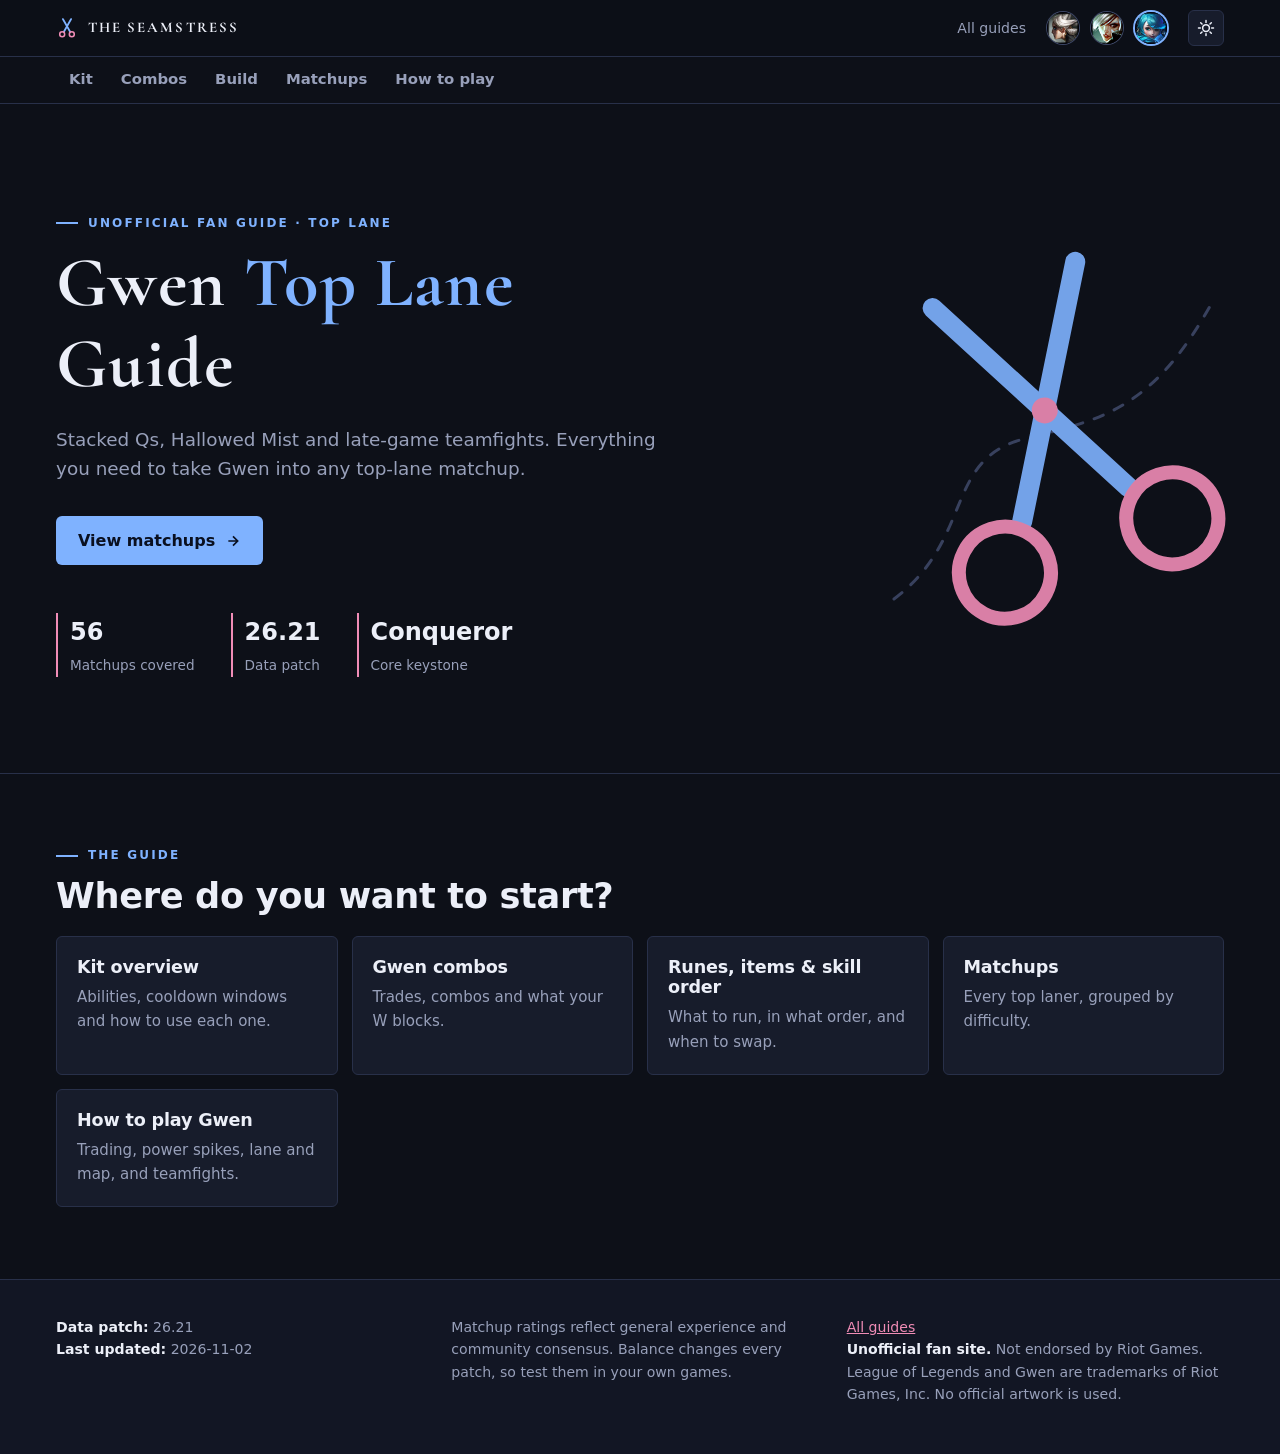
<file: index.html>
<!doctype html>
<html lang="en" data-theme="dark">
<head>
<meta charset="utf-8">
<meta name="viewport" content="width=device-width, initial-scale=1">
<title>Gwen Top Guide</title>
<meta name="description" content="A Gwen top lane guide: runes, build, combos and a difficulty board for every matchup with setup, lane plan and win condition.">
<meta name="theme-color" content="#0d1018">
<!-- Preview card for links shared on Discord, Reddit, Twitter/X -->
<meta property="og:type" content="website">
<meta property="og:url" content="https://holymolystar.github.io/gwen-guide/">
<meta property="og:title" content="Gwen Top Lane Guide">
<meta property="og:description" content="Runes, build, combos and every top-lane matchup for Gwen.">
<meta property="og:image" content="https://holymolystar.github.io/gwen-guide/og-image.png">
<meta property="og:image:width" content="1200">
<meta property="og:image:height" content="630">
<meta name="twitter:card" content="summary_large_image">
<meta name="twitter:image" content="https://holymolystar.github.io/gwen-guide/og-image.png">
<meta name="twitter:title" content="Gwen Top Lane Guide">
<meta name="twitter:description" content="Runes, build, combos and every top-lane matchup for Gwen.">
<link rel="icon" type="image/svg+xml" href="data:image/svg+xml,%3Csvg xmlns='http://www.w3.org/2000/svg' viewBox='0 0 64 64'%3E%3Crect width='64' height='64' rx='12' fill='%230d1018'/%3E%3Cg fill='none' stroke-linecap='round'%3E%3Cpath d='M23 43L44 6M41 43L20 6' stroke='%237fb2ff' stroke-width='5'/%3E%3Ccircle cx='18' cy='50' r='7' stroke='%23f08cb6' stroke-width='4'/%3E%3Ccircle cx='46' cy='50' r='7' stroke='%23f08cb6' stroke-width='4'/%3E%3C/g%3E%3C/svg%3E">
<link rel="stylesheet" href="https://fonts.googleapis.com/css2?family=Cormorant+Garamond:wght@600;700&display=swap">
<script>try{var t=localStorage.getItem("guides-theme");if(t)document.documentElement.dataset.theme=t}catch(e){}</script>
<link rel="stylesheet" href="guide.css">
</head>
<body>
<header class="topbar">
  <div class="wrap">
    <a class="brand" href="./"><span class="brand-mark" aria-hidden="true"><svg viewBox="0 0 32 32" fill="none" stroke-linecap="round"><path d="M11.5 21.5L22 3M20.5 21.5L10 3" stroke="var(--accent)" stroke-width="2.6"/><circle cx="9" cy="25" r="3.6" stroke="var(--accent-2)" stroke-width="2.2"/><circle cx="23" cy="25" r="3.6" stroke="var(--accent-2)" stroke-width="2.2"/></svg></span> THE SEAMSTRESS</a>
    <nav class="nav">
      <a class="all-guides" href="../hub/">All guides</a><div class="champ-links" role="group" aria-label="Switch champion guide"><a href="../camille-guide/" aria-label="Camille guide" title="Camille guide"><img src="icons/camille.png" width="32" height="32" alt=""></a><a href="../riven-guide/" aria-label="Riven guide" title="Riven guide"><img src="icons/riven.png" width="32" height="32" alt=""></a><a href="../gwen-guide/" aria-label="Gwen guide" title="Gwen guide" aria-current="page"><img src="icons/gwen.png" width="32" height="32" alt=""></a></div>
      <button class="icon-btn" id="themeToggle" type="button" aria-label="Toggle light and dark mode" title="Toggle theme">
        <svg width="18" height="18" viewBox="0 0 24 24" fill="none" stroke="currentColor" stroke-width="2" stroke-linecap="round"><circle cx="12" cy="12" r="4.5"/><path d="M12 2v2.5M12 19.5V22M2 12h2.5M19.5 12H22M4.9 4.9l1.8 1.8M17.3 17.3l1.8 1.8M4.9 19.1l1.8-1.8M17.3 6.7l1.8-1.8"/></svg>
      </button>
    </nav>
  </div>
</header>
<nav class="subnav" aria-label="Guide pages"><div class="wrap"><a href="kit.html">Kit</a><a href="combos.html">Combos</a><a href="build.html">Build</a><a href="matchups.html">Matchups</a><a href="how-to-play.html">How to play</a></div></nav>
<main id="top" class="">
<section class="hero">
    <div class="hero-grid" aria-hidden="true"></div>
    <!-- Hero emblem: the scissors from the logo, scaled up, with a line of stitches -->
    <svg class="hero-blades" viewBox="0 0 400 400" aria-hidden="true" fill="none" stroke-linecap="round">
      <path d="M40 360 C 120 300, 90 220, 170 200 S 300 170, 360 60" stroke="var(--line-strong)" stroke-width="3" stroke-dasharray="10 12"/>
      <g transform="rotate(-18 200 200)">
        <path d="M144 269 L275 38" stroke="var(--accent)" stroke-width="20"/>
        <path d="M256 269 L125 38" stroke="var(--accent)" stroke-width="20"/>
        <circle cx="112" cy="312" r="46" stroke="var(--accent-2)" stroke-width="14"/>
        <circle cx="288" cy="312" r="46" stroke="var(--accent-2)" stroke-width="14"/>
        <circle cx="200" cy="170" r="13" fill="var(--accent-2)" stroke="none"/>
      </g>
    </svg>
    <div class="wrap" style="position:relative">
      <div class="eyebrow">Unofficial fan guide &middot; Top lane</div>
      <h1>Gwen <span>Top Lane</span> Guide</h1>
      <p>Stacked Qs, Hallowed Mist and late-game teamfights. Everything you need to take Gwen into any top-lane matchup.</p>
      <div style="display:flex;gap:12px;flex-wrap:wrap">
        <a class="btn" href="matchups.html">View matchups
          <svg width="16" height="16" viewBox="0 0 24 24" fill="none" stroke="currentColor" stroke-width="2.5"><path d="M5 12h14M12 5l7 7-7 7"/></svg>
        </a>
      </div>
      <div class="hero-stats">
        <div><b id="statCount">0</b><span>Matchups covered</span></div>
        <div><b id="statPatch">-</b><span>Data patch</span></div>
        <div><b>Conqueror</b><span>Core keystone</span></div>
      </div>
    </div>
  </section>
<section><div class="wrap"><div class="eyebrow">The guide</div><h2>Where do you want to start?</h2><div class="page-cards" style="margin-top:20px"><a class="page-card" href="kit.html"><h3>Kit overview</h3><p>Abilities, cooldown windows and how to use each one.</p></a><a class="page-card" href="combos.html"><h3>Gwen combos</h3><p>Trades, combos and what your W blocks.</p></a><a class="page-card" href="build.html"><h3>Runes, items &amp; skill order</h3><p>What to run, in what order, and when to swap.</p></a><a class="page-card" href="matchups.html"><h3>Matchups</h3><p>Every top laner, grouped by difficulty.</p></a><a class="page-card" href="how-to-play.html"><h3>How to play Gwen</h3><p>Trading, power spikes, lane and map, and teamfights.</p></a></div></div></section>
</main>
<script>(()=>{const h=location.hash.slice(1),m={kit:"kit.html",combos:"combos.html",build:"build.html",matchups:"matchups.html",quick:"matchups.html",tips:"how-to-play.html"};if(m[h])location.replace(m[h])})()</script>
<footer>
  <div class="wrap">
    <div><b>Data patch:</b> <span id="footPatch"></span><br><b>Last updated:</b> <span id="footUpdated"></span></div>
    <div>Matchup ratings reflect general experience and community consensus. Balance changes every patch, so test them in your own games.</div>
    <div><a href="../hub/">All guides</a><br><b>Unofficial fan site.</b> Not endorsed by Riot Games. League of Legends and Gwen are trademarks of Riot Games, Inc. No official artwork is used.</div>
  </div>
</footer>
<script src="guide.js"></script>
<script>(()=>{const c=document.querySelector(".subnav [aria-current]");if(c)c.parentElement.scrollLeft=c.offsetLeft-c.parentElement.offsetLeft-16})()</script>
</body>
</html>
</file>
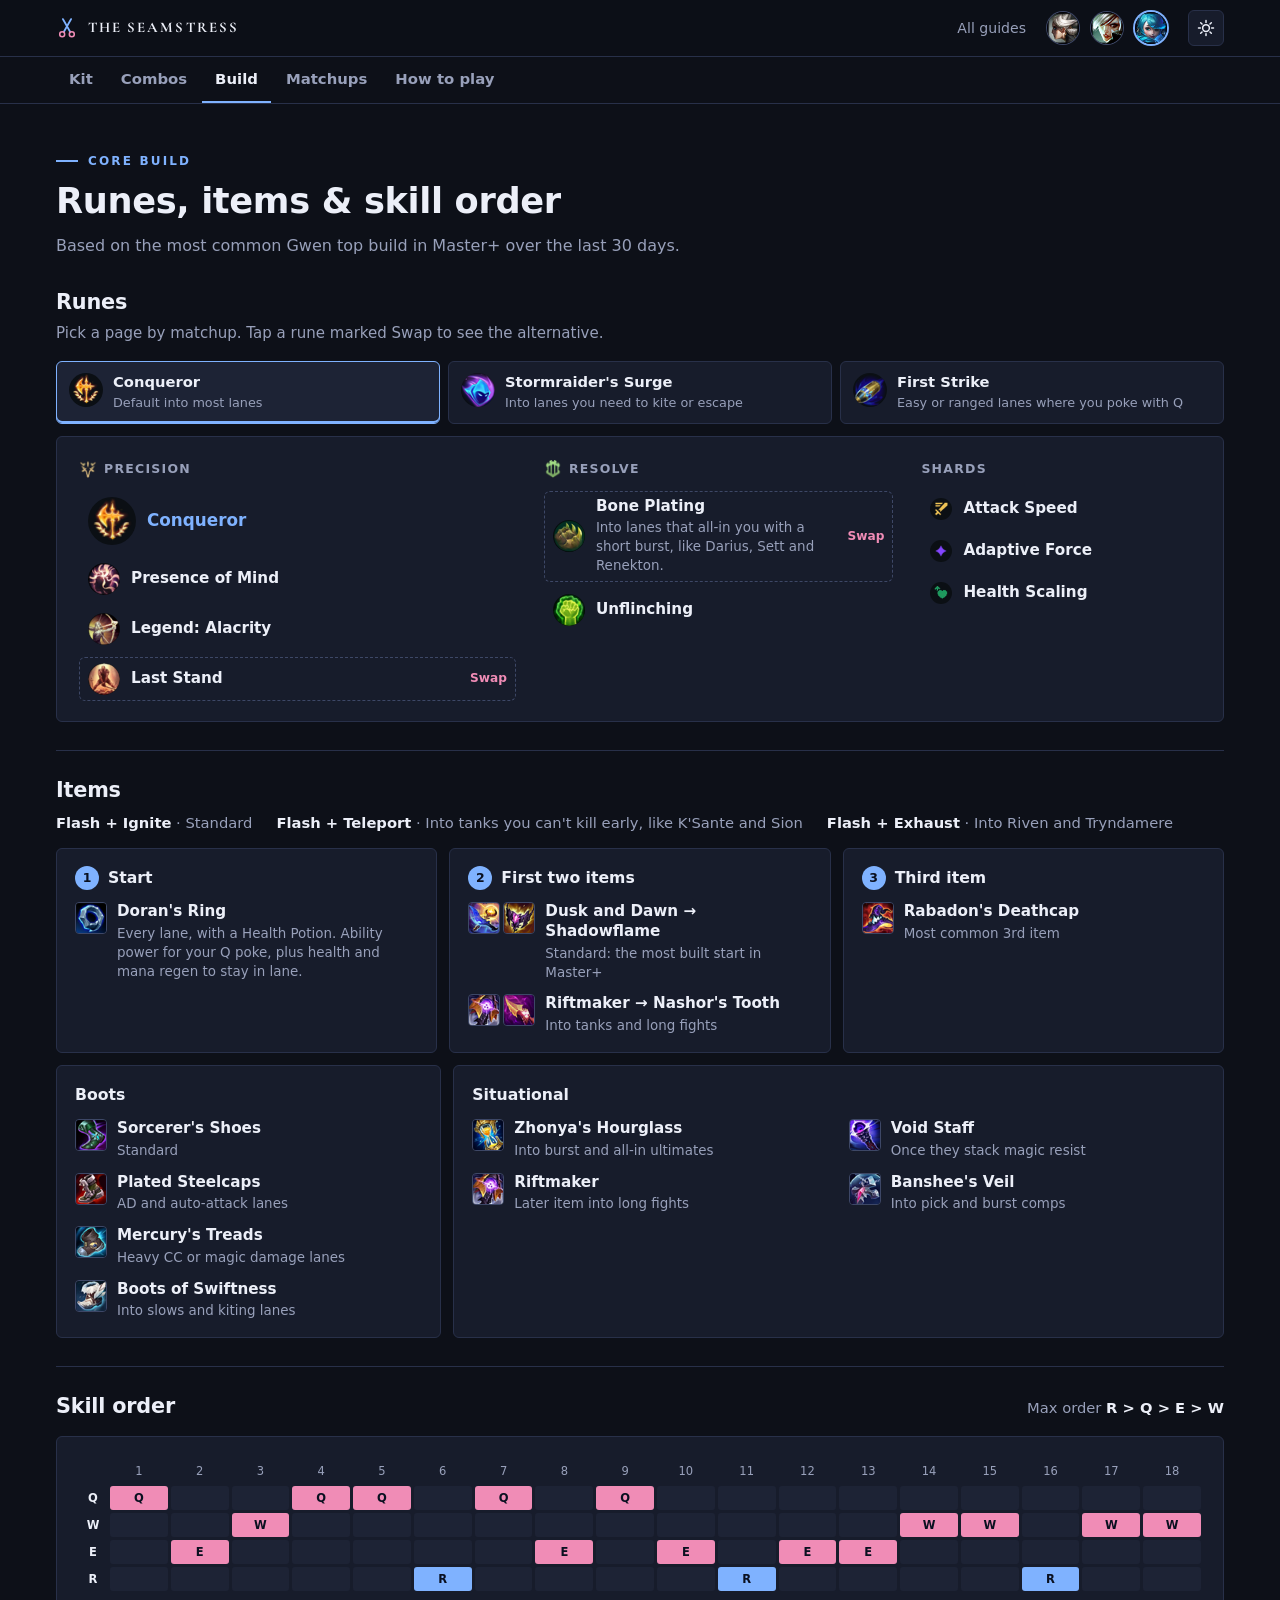
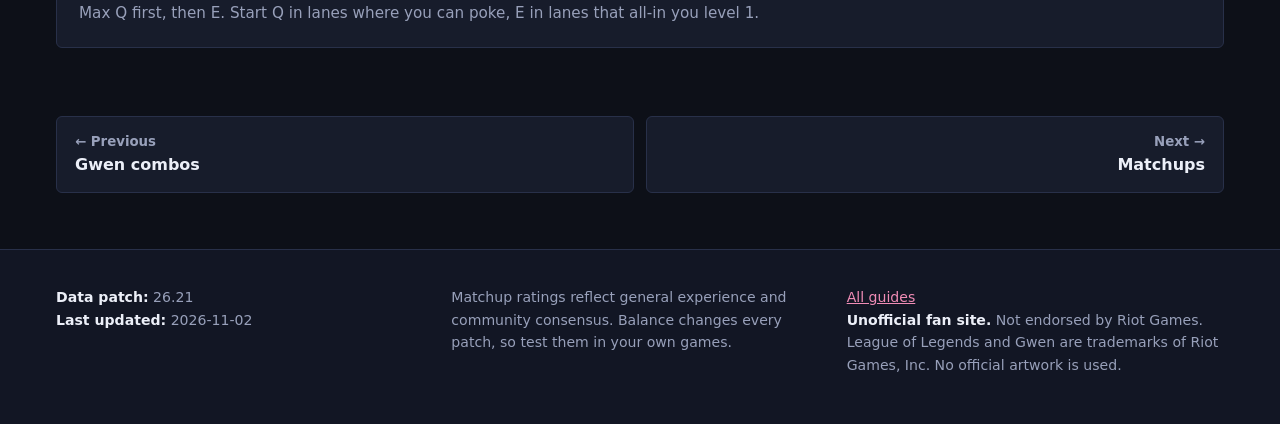
<file: build.html>
<!doctype html>
<html lang="en" data-theme="dark">
<head>
<meta charset="utf-8">
<meta name="viewport" content="width=device-width, initial-scale=1">
<title>Runes, items &amp; skill order · Gwen Top Guide</title>
<meta name="description" content="What to run, in what order, and when to swap.">
<meta name="theme-color" content="#0d1018">
<!-- Preview card for links shared on Discord, Reddit, Twitter/X -->
<meta property="og:type" content="website">
<meta property="og:url" content="https://holymolystar.github.io/gwen-guide/build.html">
<meta property="og:title" content="Gwen Top Lane Guide">
<meta property="og:description" content="Runes, build, combos and every top-lane matchup for Gwen.">
<meta property="og:image" content="https://holymolystar.github.io/gwen-guide/og-image.png">
<meta property="og:image:width" content="1200">
<meta property="og:image:height" content="630">
<meta name="twitter:card" content="summary_large_image">
<meta name="twitter:image" content="https://holymolystar.github.io/gwen-guide/og-image.png">
<meta name="twitter:title" content="Gwen Top Lane Guide">
<meta name="twitter:description" content="Runes, build, combos and every top-lane matchup for Gwen.">
<link rel="icon" type="image/svg+xml" href="data:image/svg+xml,%3Csvg xmlns='http://www.w3.org/2000/svg' viewBox='0 0 64 64'%3E%3Crect width='64' height='64' rx='12' fill='%230d1018'/%3E%3Cg fill='none' stroke-linecap='round'%3E%3Cpath d='M23 43L44 6M41 43L20 6' stroke='%237fb2ff' stroke-width='5'/%3E%3Ccircle cx='18' cy='50' r='7' stroke='%23f08cb6' stroke-width='4'/%3E%3Ccircle cx='46' cy='50' r='7' stroke='%23f08cb6' stroke-width='4'/%3E%3C/g%3E%3C/svg%3E">
<link rel="stylesheet" href="https://fonts.googleapis.com/css2?family=Cormorant+Garamond:wght@600;700&display=swap">
<script>try{var t=localStorage.getItem("guides-theme");if(t)document.documentElement.dataset.theme=t}catch(e){}</script>
<link rel="stylesheet" href="guide.css">
</head>
<body>
<header class="topbar">
  <div class="wrap">
    <a class="brand" href="./"><span class="brand-mark" aria-hidden="true"><svg viewBox="0 0 32 32" fill="none" stroke-linecap="round"><path d="M11.5 21.5L22 3M20.5 21.5L10 3" stroke="var(--accent)" stroke-width="2.6"/><circle cx="9" cy="25" r="3.6" stroke="var(--accent-2)" stroke-width="2.2"/><circle cx="23" cy="25" r="3.6" stroke="var(--accent-2)" stroke-width="2.2"/></svg></span> THE SEAMSTRESS</a>
    <nav class="nav">
      <a class="all-guides" href="../hub/">All guides</a><div class="champ-links" role="group" aria-label="Switch champion guide"><a href="../camille-guide/" aria-label="Camille guide" title="Camille guide"><img src="icons/camille.png" width="32" height="32" alt=""></a><a href="../riven-guide/" aria-label="Riven guide" title="Riven guide"><img src="icons/riven.png" width="32" height="32" alt=""></a><a href="../gwen-guide/" aria-label="Gwen guide" title="Gwen guide" aria-current="page"><img src="icons/gwen.png" width="32" height="32" alt=""></a></div>
      <button class="icon-btn" id="themeToggle" type="button" aria-label="Toggle light and dark mode" title="Toggle theme">
        <svg width="18" height="18" viewBox="0 0 24 24" fill="none" stroke="currentColor" stroke-width="2" stroke-linecap="round"><circle cx="12" cy="12" r="4.5"/><path d="M12 2v2.5M12 19.5V22M2 12h2.5M19.5 12H22M4.9 4.9l1.8 1.8M17.3 17.3l1.8 1.8M4.9 19.1l1.8-1.8M17.3 6.7l1.8-1.8"/></svg>
      </button>
    </nav>
  </div>
</header>
<nav class="subnav" aria-label="Guide pages"><div class="wrap"><a href="kit.html">Kit</a><a href="combos.html">Combos</a><a href="build.html" aria-current="page">Build</a><a href="matchups.html">Matchups</a><a href="how-to-play.html">How to play</a></div></nav>
<main id="top" class="page">
<section id="build">
    <div class="wrap">
      <div class="eyebrow">Core build</div>
      <h2>Runes, items &amp; skill order</h2>
      <p class="section-lead" id="buildLead">Based on the most common Gwen top build in Master+ over the last 30 days.</p>
      <div id="buildGrid"></div>
    </div>
  </section>
<div class="wrap"><nav class="pager" aria-label="Previous and next page"><a href="combos.html"><small>← Previous</small>Gwen combos</a><a class="next" href="matchups.html"><small>Next →</small>Matchups</a></nav></div>
</main>

<footer>
  <div class="wrap">
    <div><b>Data patch:</b> <span id="footPatch"></span><br><b>Last updated:</b> <span id="footUpdated"></span></div>
    <div>Matchup ratings reflect general experience and community consensus. Balance changes every patch, so test them in your own games.</div>
    <div><a href="../hub/">All guides</a><br><b>Unofficial fan site.</b> Not endorsed by Riot Games. League of Legends and Gwen are trademarks of Riot Games, Inc. No official artwork is used.</div>
  </div>
</footer>
<script src="guide.js"></script>
<script>(()=>{const c=document.querySelector(".subnav [aria-current]");if(c)c.parentElement.scrollLeft=c.offsetLeft-c.parentElement.offsetLeft-16})()</script>
</body>
</html>
</file>
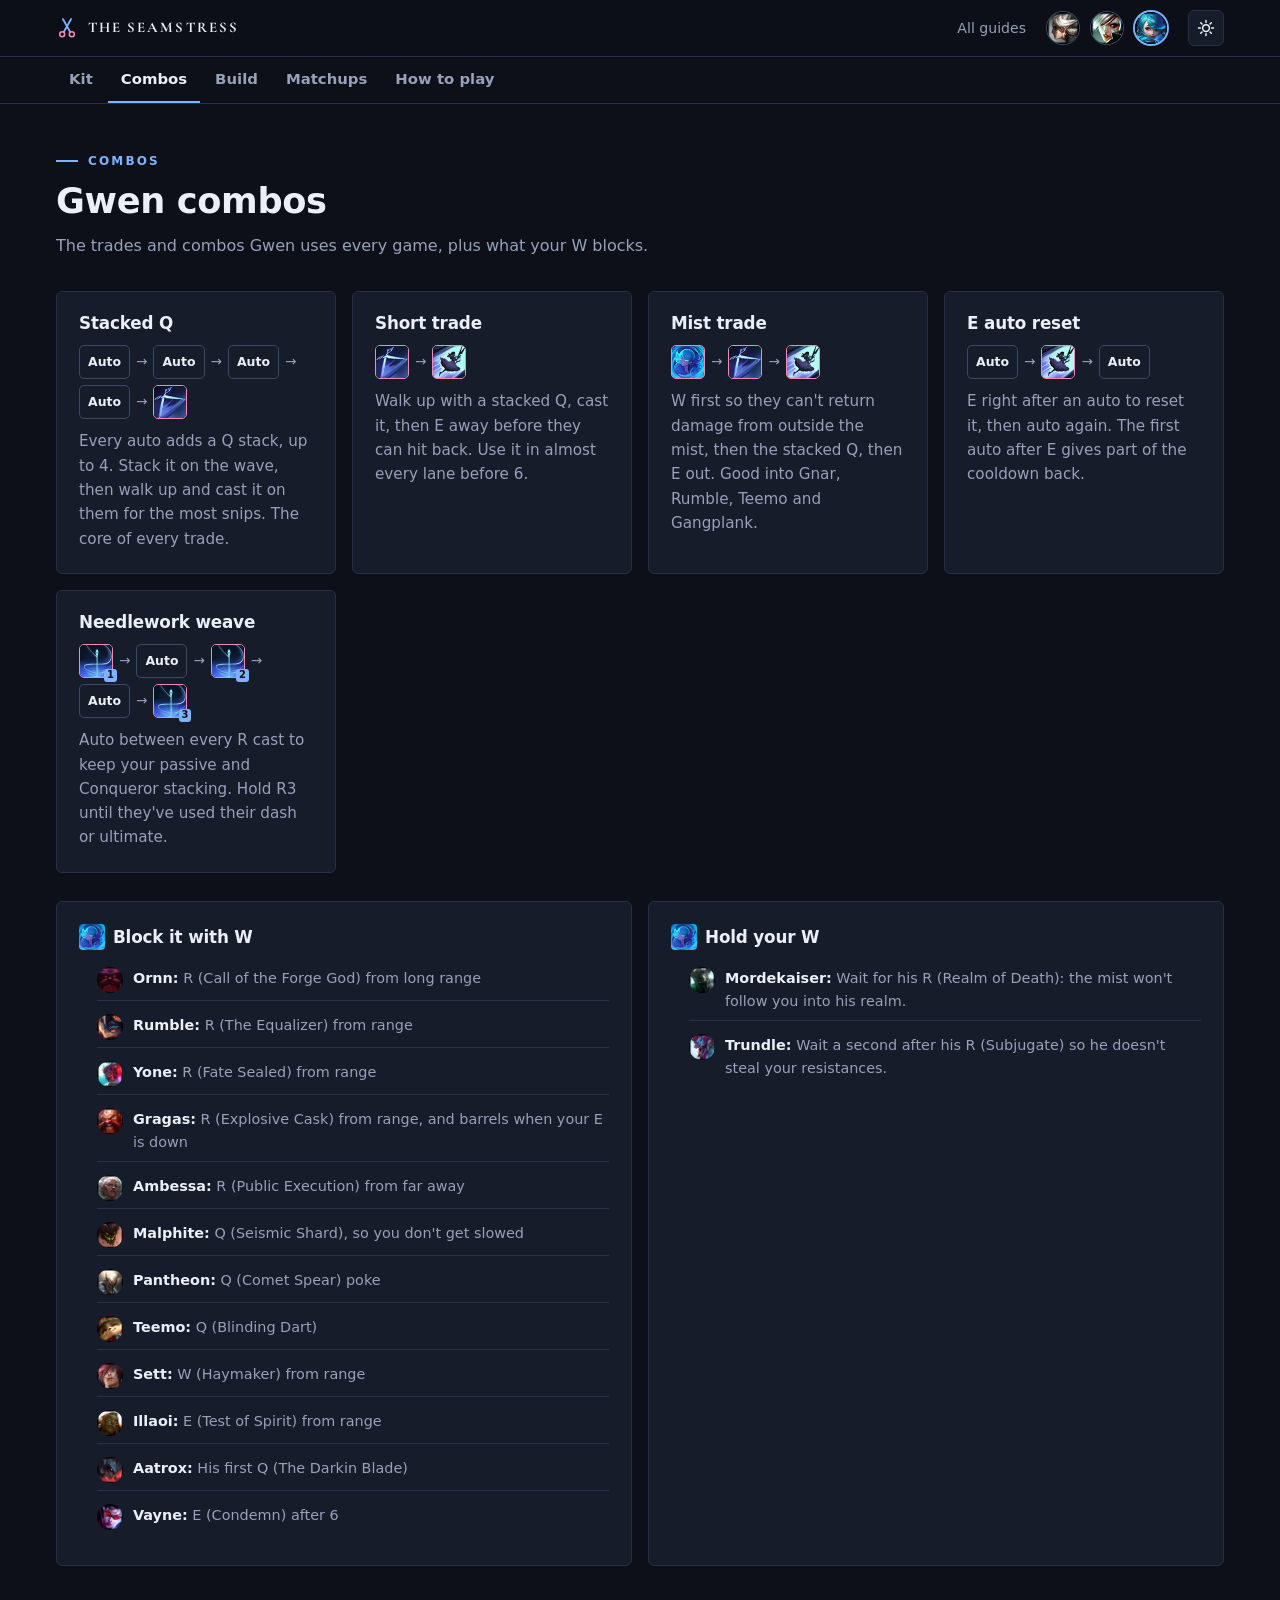
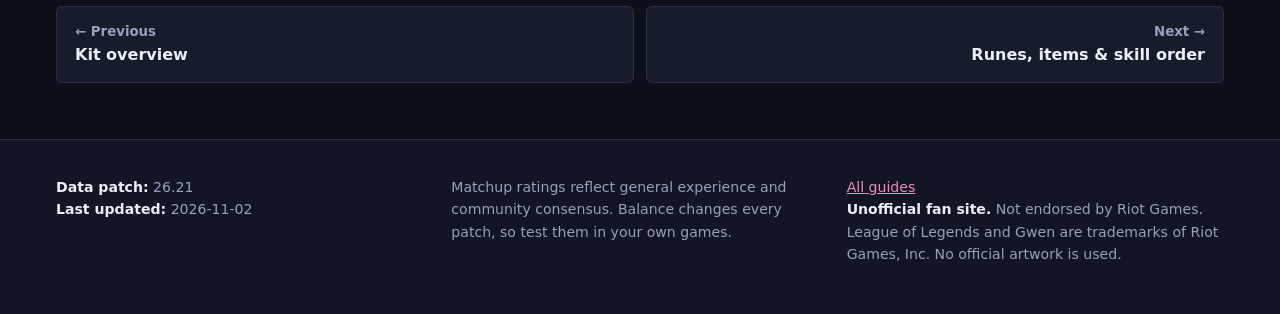
<file: combos.html>
<!doctype html>
<html lang="en" data-theme="dark">
<head>
<meta charset="utf-8">
<meta name="viewport" content="width=device-width, initial-scale=1">
<title>Gwen combos · Gwen Top Guide</title>
<meta name="description" content="Trades, combos and what your W blocks.">
<meta name="theme-color" content="#0d1018">
<!-- Preview card for links shared on Discord, Reddit, Twitter/X -->
<meta property="og:type" content="website">
<meta property="og:url" content="https://holymolystar.github.io/gwen-guide/combos.html">
<meta property="og:title" content="Gwen Top Lane Guide">
<meta property="og:description" content="Runes, build, combos and every top-lane matchup for Gwen.">
<meta property="og:image" content="https://holymolystar.github.io/gwen-guide/og-image.png">
<meta property="og:image:width" content="1200">
<meta property="og:image:height" content="630">
<meta name="twitter:card" content="summary_large_image">
<meta name="twitter:image" content="https://holymolystar.github.io/gwen-guide/og-image.png">
<meta name="twitter:title" content="Gwen Top Lane Guide">
<meta name="twitter:description" content="Runes, build, combos and every top-lane matchup for Gwen.">
<link rel="icon" type="image/svg+xml" href="data:image/svg+xml,%3Csvg xmlns='http://www.w3.org/2000/svg' viewBox='0 0 64 64'%3E%3Crect width='64' height='64' rx='12' fill='%230d1018'/%3E%3Cg fill='none' stroke-linecap='round'%3E%3Cpath d='M23 43L44 6M41 43L20 6' stroke='%237fb2ff' stroke-width='5'/%3E%3Ccircle cx='18' cy='50' r='7' stroke='%23f08cb6' stroke-width='4'/%3E%3Ccircle cx='46' cy='50' r='7' stroke='%23f08cb6' stroke-width='4'/%3E%3C/g%3E%3C/svg%3E">
<link rel="stylesheet" href="https://fonts.googleapis.com/css2?family=Cormorant+Garamond:wght@600;700&display=swap">
<script>try{var t=localStorage.getItem("guides-theme");if(t)document.documentElement.dataset.theme=t}catch(e){}</script>
<link rel="stylesheet" href="guide.css">
</head>
<body>
<header class="topbar">
  <div class="wrap">
    <a class="brand" href="./"><span class="brand-mark" aria-hidden="true"><svg viewBox="0 0 32 32" fill="none" stroke-linecap="round"><path d="M11.5 21.5L22 3M20.5 21.5L10 3" stroke="var(--accent)" stroke-width="2.6"/><circle cx="9" cy="25" r="3.6" stroke="var(--accent-2)" stroke-width="2.2"/><circle cx="23" cy="25" r="3.6" stroke="var(--accent-2)" stroke-width="2.2"/></svg></span> THE SEAMSTRESS</a>
    <nav class="nav">
      <a class="all-guides" href="../hub/">All guides</a><div class="champ-links" role="group" aria-label="Switch champion guide"><a href="../camille-guide/" aria-label="Camille guide" title="Camille guide"><img src="icons/camille.png" width="32" height="32" alt=""></a><a href="../riven-guide/" aria-label="Riven guide" title="Riven guide"><img src="icons/riven.png" width="32" height="32" alt=""></a><a href="../gwen-guide/" aria-label="Gwen guide" title="Gwen guide" aria-current="page"><img src="icons/gwen.png" width="32" height="32" alt=""></a></div>
      <button class="icon-btn" id="themeToggle" type="button" aria-label="Toggle light and dark mode" title="Toggle theme">
        <svg width="18" height="18" viewBox="0 0 24 24" fill="none" stroke="currentColor" stroke-width="2" stroke-linecap="round"><circle cx="12" cy="12" r="4.5"/><path d="M12 2v2.5M12 19.5V22M2 12h2.5M19.5 12H22M4.9 4.9l1.8 1.8M17.3 17.3l1.8 1.8M4.9 19.1l1.8-1.8M17.3 6.7l1.8-1.8"/></svg>
      </button>
    </nav>
  </div>
</header>
<nav class="subnav" aria-label="Guide pages"><div class="wrap"><a href="kit.html">Kit</a><a href="combos.html" aria-current="page">Combos</a><a href="build.html">Build</a><a href="matchups.html">Matchups</a><a href="how-to-play.html">How to play</a></div></nav>
<main id="top" class="page">
<section id="combos">
    <div class="wrap">
      <div class="eyebrow">Combos</div>
      <h2>Gwen combos</h2>
      <p class="section-lead">The trades and combos Gwen uses every game, plus what your W blocks.</p>
      <div class="tips" id="comboGrid"></div>
      <div class="tips dodge-grid" id="dodgeGrid"></div>
    </div>
  </section>
<div class="wrap"><nav class="pager" aria-label="Previous and next page"><a href="kit.html"><small>← Previous</small>Kit overview</a><a class="next" href="build.html"><small>Next →</small>Runes, items &amp; skill order</a></nav></div>
</main>

<footer>
  <div class="wrap">
    <div><b>Data patch:</b> <span id="footPatch"></span><br><b>Last updated:</b> <span id="footUpdated"></span></div>
    <div>Matchup ratings reflect general experience and community consensus. Balance changes every patch, so test them in your own games.</div>
    <div><a href="../hub/">All guides</a><br><b>Unofficial fan site.</b> Not endorsed by Riot Games. League of Legends and Gwen are trademarks of Riot Games, Inc. No official artwork is used.</div>
  </div>
</footer>
<script src="guide.js"></script>
<script>(()=>{const c=document.querySelector(".subnav [aria-current]");if(c)c.parentElement.scrollLeft=c.offsetLeft-c.parentElement.offsetLeft-16})()</script>
</body>
</html>
</file>
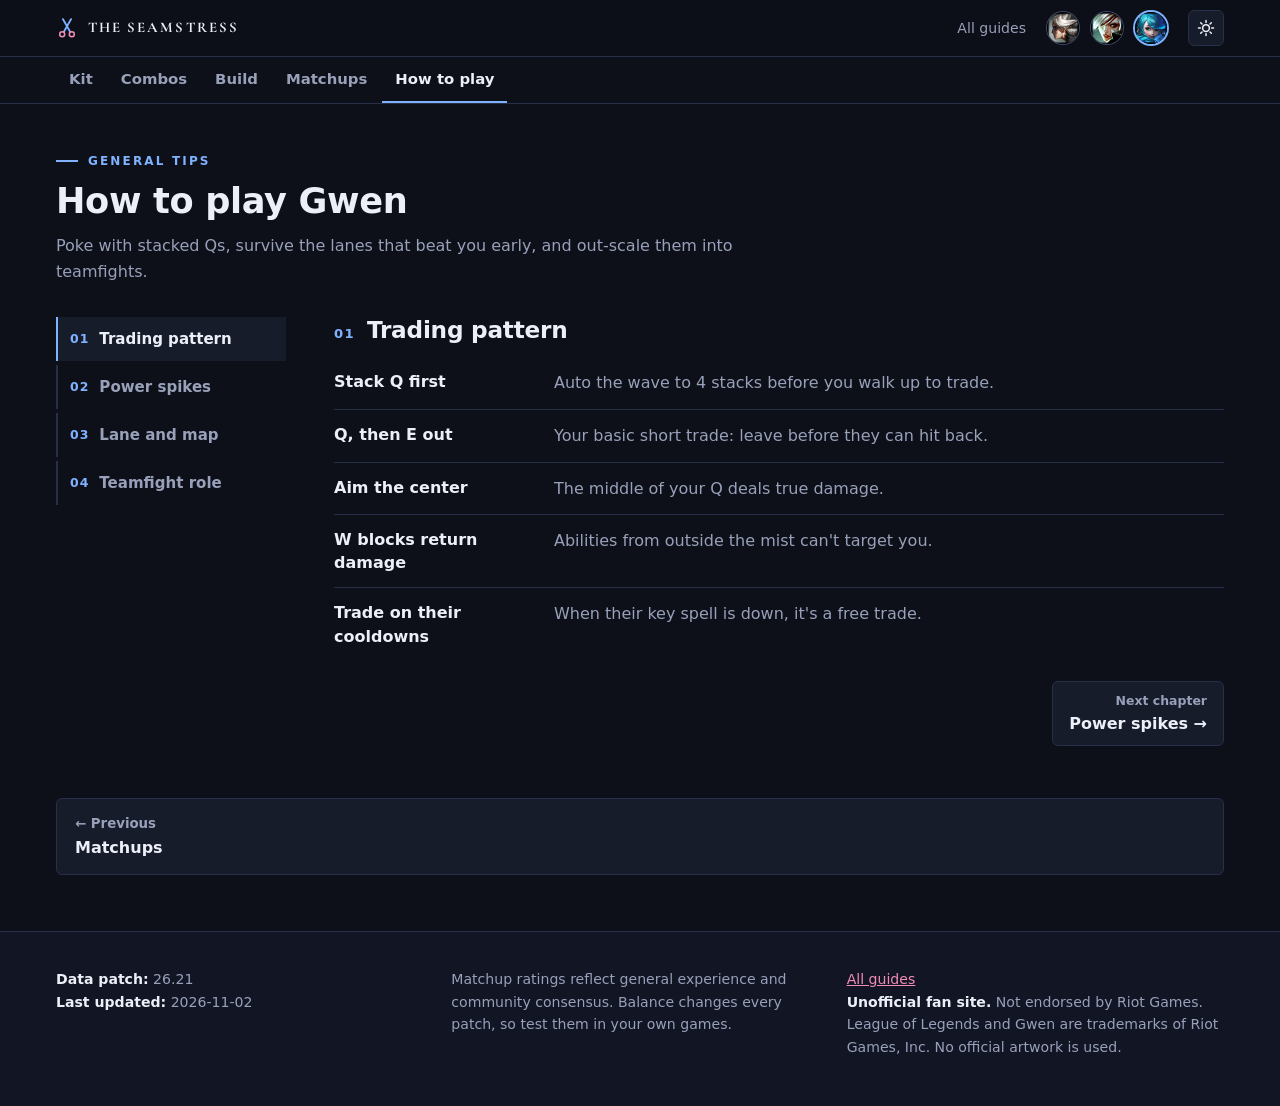
<file: how-to-play.html>
<!doctype html>
<html lang="en" data-theme="dark">
<head>
<meta charset="utf-8">
<meta name="viewport" content="width=device-width, initial-scale=1">
<title>How to play Gwen · Gwen Top Guide</title>
<meta name="description" content="Trading, power spikes, lane and map, and teamfights.">
<meta name="theme-color" content="#0d1018">
<!-- Preview card for links shared on Discord, Reddit, Twitter/X -->
<meta property="og:type" content="website">
<meta property="og:url" content="https://holymolystar.github.io/gwen-guide/how-to-play.html">
<meta property="og:title" content="Gwen Top Lane Guide">
<meta property="og:description" content="Runes, build, combos and every top-lane matchup for Gwen.">
<meta property="og:image" content="https://holymolystar.github.io/gwen-guide/og-image.png">
<meta property="og:image:width" content="1200">
<meta property="og:image:height" content="630">
<meta name="twitter:card" content="summary_large_image">
<meta name="twitter:image" content="https://holymolystar.github.io/gwen-guide/og-image.png">
<meta name="twitter:title" content="Gwen Top Lane Guide">
<meta name="twitter:description" content="Runes, build, combos and every top-lane matchup for Gwen.">
<link rel="icon" type="image/svg+xml" href="data:image/svg+xml,%3Csvg xmlns='http://www.w3.org/2000/svg' viewBox='0 0 64 64'%3E%3Crect width='64' height='64' rx='12' fill='%230d1018'/%3E%3Cg fill='none' stroke-linecap='round'%3E%3Cpath d='M23 43L44 6M41 43L20 6' stroke='%237fb2ff' stroke-width='5'/%3E%3Ccircle cx='18' cy='50' r='7' stroke='%23f08cb6' stroke-width='4'/%3E%3Ccircle cx='46' cy='50' r='7' stroke='%23f08cb6' stroke-width='4'/%3E%3C/g%3E%3C/svg%3E">
<link rel="stylesheet" href="https://fonts.googleapis.com/css2?family=Cormorant+Garamond:wght@600;700&display=swap">
<script>try{var t=localStorage.getItem("guides-theme");if(t)document.documentElement.dataset.theme=t}catch(e){}</script>
<link rel="stylesheet" href="guide.css">
</head>
<body>
<header class="topbar">
  <div class="wrap">
    <a class="brand" href="./"><span class="brand-mark" aria-hidden="true"><svg viewBox="0 0 32 32" fill="none" stroke-linecap="round"><path d="M11.5 21.5L22 3M20.5 21.5L10 3" stroke="var(--accent)" stroke-width="2.6"/><circle cx="9" cy="25" r="3.6" stroke="var(--accent-2)" stroke-width="2.2"/><circle cx="23" cy="25" r="3.6" stroke="var(--accent-2)" stroke-width="2.2"/></svg></span> THE SEAMSTRESS</a>
    <nav class="nav">
      <a class="all-guides" href="../hub/">All guides</a><div class="champ-links" role="group" aria-label="Switch champion guide"><a href="../camille-guide/" aria-label="Camille guide" title="Camille guide"><img src="icons/camille.png" width="32" height="32" alt=""></a><a href="../riven-guide/" aria-label="Riven guide" title="Riven guide"><img src="icons/riven.png" width="32" height="32" alt=""></a><a href="../gwen-guide/" aria-label="Gwen guide" title="Gwen guide" aria-current="page"><img src="icons/gwen.png" width="32" height="32" alt=""></a></div>
      <button class="icon-btn" id="themeToggle" type="button" aria-label="Toggle light and dark mode" title="Toggle theme">
        <svg width="18" height="18" viewBox="0 0 24 24" fill="none" stroke="currentColor" stroke-width="2" stroke-linecap="round"><circle cx="12" cy="12" r="4.5"/><path d="M12 2v2.5M12 19.5V22M2 12h2.5M19.5 12H22M4.9 4.9l1.8 1.8M17.3 17.3l1.8 1.8M4.9 19.1l1.8-1.8M17.3 6.7l1.8-1.8"/></svg>
      </button>
    </nav>
  </div>
</header>
<nav class="subnav" aria-label="Guide pages"><div class="wrap"><a href="kit.html">Kit</a><a href="combos.html">Combos</a><a href="build.html">Build</a><a href="matchups.html">Matchups</a><a href="how-to-play.html" aria-current="page">How to play</a></div></nav>
<main id="top" class="page">
<section id="tips">
    <div class="wrap">
      <div class="eyebrow">General tips</div>
      <h2>How to play Gwen</h2>
      <p class="section-lead">Poke with stacked Qs, survive the lanes that beat you early, and out-scale them into teamfights.</p>
      <div class="p-layout"><div class="p-rail" role="tablist" aria-label="Chapters" aria-orientation="vertical"><button type="button" role="tab" id="tab-trading-pattern" data-ch="trading-pattern" aria-controls="trading-pattern" aria-selected="true" tabindex="0"><span>01</span>Trading pattern</button><button type="button" role="tab" id="tab-power-spikes" data-ch="power-spikes" aria-controls="power-spikes" aria-selected="false" tabindex="-1"><span>02</span>Power spikes</button><button type="button" role="tab" id="tab-lane-and-map" data-ch="lane-and-map" aria-controls="lane-and-map" aria-selected="false" tabindex="-1"><span>03</span>Lane and map</button><button type="button" role="tab" id="tab-teamfight-role" data-ch="teamfight-role" aria-controls="teamfight-role" aria-selected="false" tabindex="-1"><span>04</span>Teamfight role</button></div><div><div class="p-ch" id="trading-pattern" role="tabpanel" aria-labelledby="tab-trading-pattern"><h3><span>01</span>Trading pattern</h3><ul class="p-rules"><li class="p-rule"><b>Stack Q first</b><p>Auto the wave to 4 stacks before you walk up to trade.</p></li>
<li class="p-rule"><b>Q, then E out</b><p>Your basic short trade: leave before they can hit back.</p></li>
<li class="p-rule"><b>Aim the center</b><p>The middle of your Q deals true damage.</p></li>
<li class="p-rule"><b>W blocks return damage</b><p>Abilities from outside the mist can't target you.</p></li>
<li class="p-rule"><b>Trade on their cooldowns</b><p>When their key spell is down, it's a free trade.</p></li>
</ul><button type="button" class="p-next" data-go="power-spikes"><small>Next chapter</small>Power spikes →</button></div>
<div class="p-ch" id="power-spikes" role="tabpanel" aria-labelledby="tab-power-spikes" hidden><h3><span>02</span>Power spikes</h3><ul class="p-rules"><li class="p-rule"><b>Level 6</b><p>R gives you real all-in pressure.</p></li>
<li class="p-rule"><b>First item</b><p>Your biggest spike. Many hard lanes turn here.</p></li>
<li class="p-rule"><b>Two items</b><p>You win most side lanes.</p></li>
<li class="p-rule"><b>Skill points</b><p>Into lanes where you need to dodge, put 3 points in Q, then max E for a shorter dash cooldown.</p></li>
</ul><button type="button" class="p-next" data-go="lane-and-map"><small>Next chapter</small>Lane and map →</button></div>
<div class="p-ch" id="lane-and-map" role="tabpanel" aria-labelledby="tab-lane-and-map" hidden><h3><span>03</span>Lane and map</h3><ul class="p-rules"><li class="p-rule"><b>Let hard lanes push to you</b><p>Farm near your tower and give up CS rather than die; XP matters most.</p></li>
<li class="p-rule"><b>Cheater recall</b><p>In lanes you win, push 3&ndash;4 waves into their tower and reset.</p></li>
<li class="p-rule"><b>Don't leash</b><p>When you need level 1 priority, like into Irelia or Singed.</p></li>
<li class="p-rule"><b>Ping roams</b><p>Riven, Pantheon and Kled love to leave lane.</p></li>
</ul><button type="button" class="p-next" data-go="teamfight-role"><small>Next chapter</small>Teamfight role →</button></div>
<div class="p-ch" id="teamfight-role" role="tabpanel" aria-labelledby="tab-teamfight-role" hidden><h3><span>04</span>Teamfight role</h3><ul class="p-rules"><li class="p-rule"><b>Look for 5v5s</b><p>Into late-game duelists like Fiora, Tryndamere, Yasuo and Yone.</p></li>
<li class="p-rule"><b>Mist the backline out</b><p>Use W in the fight so their ranged damage can't target you.</p></li>
<li class="p-rule"><b>Tanks are fair game</b><p>Your passive hits harder the more health they have.</p></li>
<li class="p-rule"><b>Save R3</b><p>Until they've used their dash or ultimate.</p></li>
</ul></div>
</div></div>
      </div>
    </div>
  </section>
<div class="wrap"><nav class="pager" aria-label="Previous and next page"><a href="matchups.html"><small>← Previous</small>Matchups</a></nav></div>
</main>

<footer>
  <div class="wrap">
    <div><b>Data patch:</b> <span id="footPatch"></span><br><b>Last updated:</b> <span id="footUpdated"></span></div>
    <div>Matchup ratings reflect general experience and community consensus. Balance changes every patch, so test them in your own games.</div>
    <div><a href="../hub/">All guides</a><br><b>Unofficial fan site.</b> Not endorsed by Riot Games. League of Legends and Gwen are trademarks of Riot Games, Inc. No official artwork is used.</div>
  </div>
</footer>
<script src="guide.js"></script>
<script>(()=>{const c=document.querySelector(".subnav [aria-current]");if(c)c.parentElement.scrollLeft=c.offsetLeft-c.parentElement.offsetLeft-16})()</script>
</body>
</html>
</file>
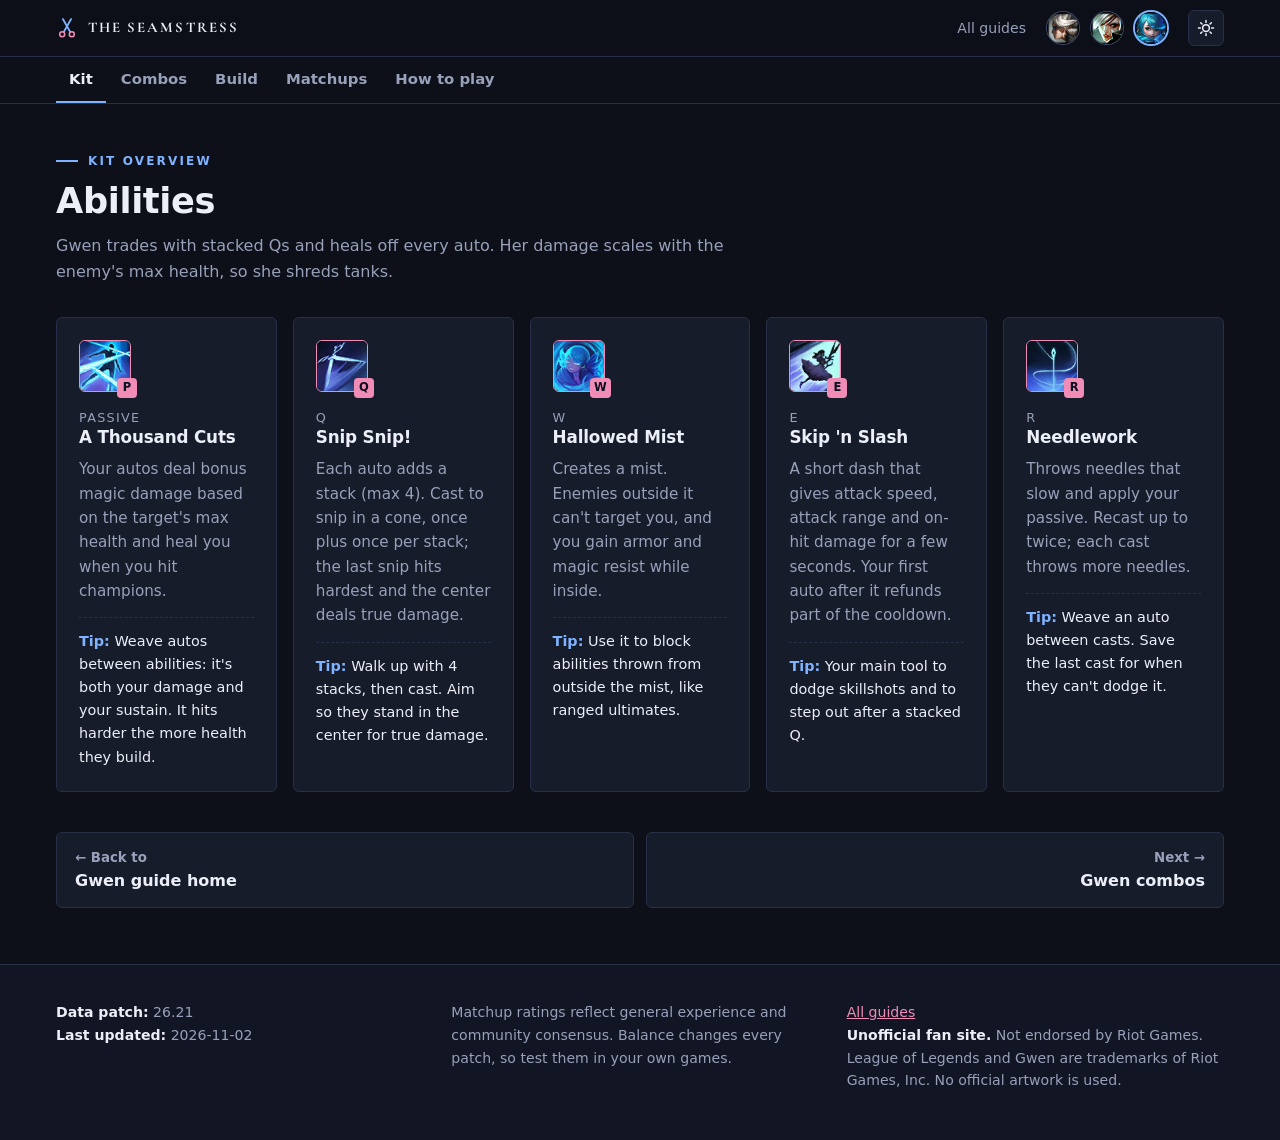
<file: kit.html>
<!doctype html>
<html lang="en" data-theme="dark">
<head>
<meta charset="utf-8">
<meta name="viewport" content="width=device-width, initial-scale=1">
<title>Kit overview · Gwen Top Guide</title>
<meta name="description" content="Abilities, cooldown windows and how to use each one.">
<meta name="theme-color" content="#0d1018">
<!-- Preview card for links shared on Discord, Reddit, Twitter/X -->
<meta property="og:type" content="website">
<meta property="og:url" content="https://holymolystar.github.io/gwen-guide/kit.html">
<meta property="og:title" content="Gwen Top Lane Guide">
<meta property="og:description" content="Runes, build, combos and every top-lane matchup for Gwen.">
<meta property="og:image" content="https://holymolystar.github.io/gwen-guide/og-image.png">
<meta property="og:image:width" content="1200">
<meta property="og:image:height" content="630">
<meta name="twitter:card" content="summary_large_image">
<meta name="twitter:image" content="https://holymolystar.github.io/gwen-guide/og-image.png">
<meta name="twitter:title" content="Gwen Top Lane Guide">
<meta name="twitter:description" content="Runes, build, combos and every top-lane matchup for Gwen.">
<link rel="icon" type="image/svg+xml" href="data:image/svg+xml,%3Csvg xmlns='http://www.w3.org/2000/svg' viewBox='0 0 64 64'%3E%3Crect width='64' height='64' rx='12' fill='%230d1018'/%3E%3Cg fill='none' stroke-linecap='round'%3E%3Cpath d='M23 43L44 6M41 43L20 6' stroke='%237fb2ff' stroke-width='5'/%3E%3Ccircle cx='18' cy='50' r='7' stroke='%23f08cb6' stroke-width='4'/%3E%3Ccircle cx='46' cy='50' r='7' stroke='%23f08cb6' stroke-width='4'/%3E%3C/g%3E%3C/svg%3E">
<link rel="stylesheet" href="https://fonts.googleapis.com/css2?family=Cormorant+Garamond:wght@600;700&display=swap">
<script>try{var t=localStorage.getItem("guides-theme");if(t)document.documentElement.dataset.theme=t}catch(e){}</script>
<link rel="stylesheet" href="guide.css">
</head>
<body>
<header class="topbar">
  <div class="wrap">
    <a class="brand" href="./"><span class="brand-mark" aria-hidden="true"><svg viewBox="0 0 32 32" fill="none" stroke-linecap="round"><path d="M11.5 21.5L22 3M20.5 21.5L10 3" stroke="var(--accent)" stroke-width="2.6"/><circle cx="9" cy="25" r="3.6" stroke="var(--accent-2)" stroke-width="2.2"/><circle cx="23" cy="25" r="3.6" stroke="var(--accent-2)" stroke-width="2.2"/></svg></span> THE SEAMSTRESS</a>
    <nav class="nav">
      <a class="all-guides" href="../hub/">All guides</a><div class="champ-links" role="group" aria-label="Switch champion guide"><a href="../camille-guide/" aria-label="Camille guide" title="Camille guide"><img src="icons/camille.png" width="32" height="32" alt=""></a><a href="../riven-guide/" aria-label="Riven guide" title="Riven guide"><img src="icons/riven.png" width="32" height="32" alt=""></a><a href="../gwen-guide/" aria-label="Gwen guide" title="Gwen guide" aria-current="page"><img src="icons/gwen.png" width="32" height="32" alt=""></a></div>
      <button class="icon-btn" id="themeToggle" type="button" aria-label="Toggle light and dark mode" title="Toggle theme">
        <svg width="18" height="18" viewBox="0 0 24 24" fill="none" stroke="currentColor" stroke-width="2" stroke-linecap="round"><circle cx="12" cy="12" r="4.5"/><path d="M12 2v2.5M12 19.5V22M2 12h2.5M19.5 12H22M4.9 4.9l1.8 1.8M17.3 17.3l1.8 1.8M4.9 19.1l1.8-1.8M17.3 6.7l1.8-1.8"/></svg>
      </button>
    </nav>
  </div>
</header>
<nav class="subnav" aria-label="Guide pages"><div class="wrap"><a href="kit.html" aria-current="page">Kit</a><a href="combos.html">Combos</a><a href="build.html">Build</a><a href="matchups.html">Matchups</a><a href="how-to-play.html">How to play</a></div></nav>
<main id="top" class="page">
<section id="kit">
    <div class="wrap">
      <div class="eyebrow">Kit overview</div>
      <h2>Abilities</h2>
      <p class="section-lead">Gwen trades with stacked Qs and heals off every auto. Her damage scales with the enemy's max health, so she shreds tanks.</p>
      <div class="grid" id="kitGrid"></div>
    </div>
  </section>
<div class="wrap"><nav class="pager" aria-label="Previous and next page"><a href="./"><small>← Back to</small>Gwen guide home</a><a class="next" href="combos.html"><small>Next →</small>Gwen combos</a></nav></div>
</main>

<footer>
  <div class="wrap">
    <div><b>Data patch:</b> <span id="footPatch"></span><br><b>Last updated:</b> <span id="footUpdated"></span></div>
    <div>Matchup ratings reflect general experience and community consensus. Balance changes every patch, so test them in your own games.</div>
    <div><a href="../hub/">All guides</a><br><b>Unofficial fan site.</b> Not endorsed by Riot Games. League of Legends and Gwen are trademarks of Riot Games, Inc. No official artwork is used.</div>
  </div>
</footer>
<script src="guide.js"></script>
<script>(()=>{const c=document.querySelector(".subnav [aria-current]");if(c)c.parentElement.scrollLeft=c.offsetLeft-c.parentElement.offsetLeft-16})()</script>
</body>
</html>
</file>
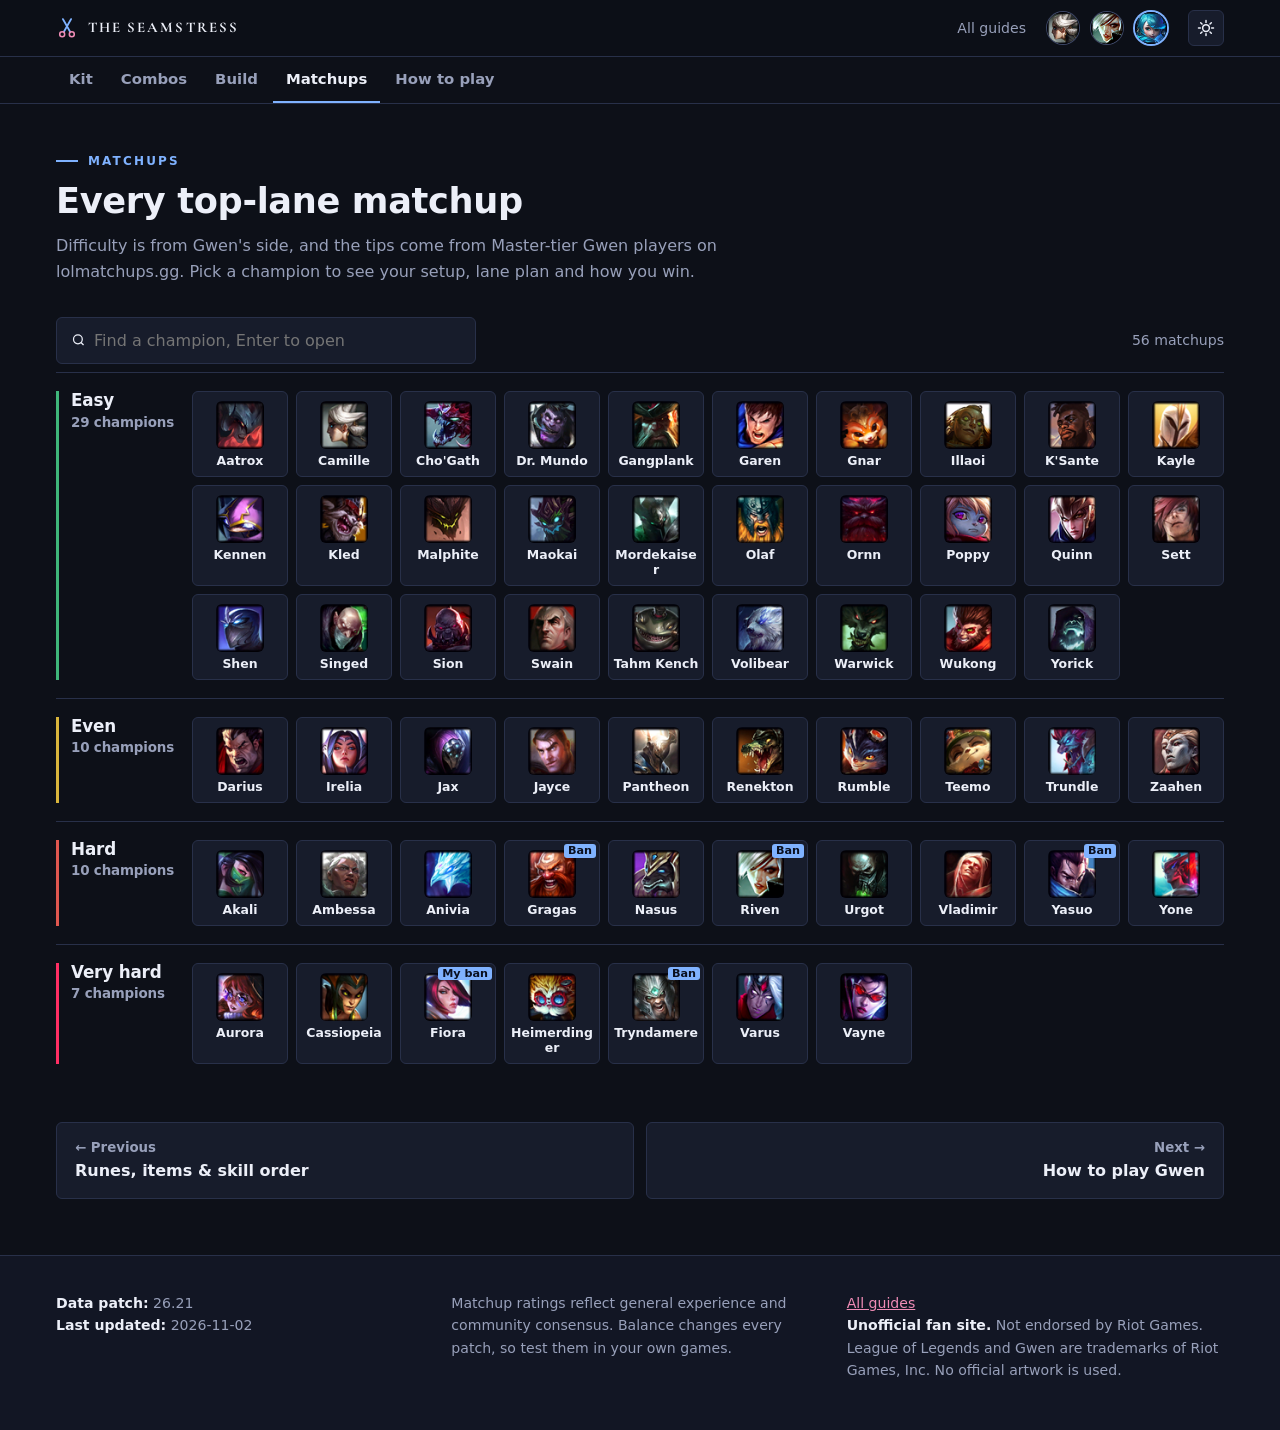
<file: matchups.html>
<!doctype html>
<html lang="en" data-theme="dark">
<head>
<meta charset="utf-8">
<meta name="viewport" content="width=device-width, initial-scale=1">
<title>Matchups · Gwen Top Guide</title>
<meta name="description" content="Every top laner, grouped by difficulty.">
<meta name="theme-color" content="#0d1018">
<!-- Preview card for links shared on Discord, Reddit, Twitter/X -->
<meta property="og:type" content="website">
<meta property="og:url" content="https://holymolystar.github.io/gwen-guide/matchups.html">
<meta property="og:title" content="Gwen Top Lane Guide">
<meta property="og:description" content="Runes, build, combos and every top-lane matchup for Gwen.">
<meta property="og:image" content="https://holymolystar.github.io/gwen-guide/og-image.png">
<meta property="og:image:width" content="1200">
<meta property="og:image:height" content="630">
<meta name="twitter:card" content="summary_large_image">
<meta name="twitter:image" content="https://holymolystar.github.io/gwen-guide/og-image.png">
<meta name="twitter:title" content="Gwen Top Lane Guide">
<meta name="twitter:description" content="Runes, build, combos and every top-lane matchup for Gwen.">
<link rel="icon" type="image/svg+xml" href="data:image/svg+xml,%3Csvg xmlns='http://www.w3.org/2000/svg' viewBox='0 0 64 64'%3E%3Crect width='64' height='64' rx='12' fill='%230d1018'/%3E%3Cg fill='none' stroke-linecap='round'%3E%3Cpath d='M23 43L44 6M41 43L20 6' stroke='%237fb2ff' stroke-width='5'/%3E%3Ccircle cx='18' cy='50' r='7' stroke='%23f08cb6' stroke-width='4'/%3E%3Ccircle cx='46' cy='50' r='7' stroke='%23f08cb6' stroke-width='4'/%3E%3C/g%3E%3C/svg%3E">
<link rel="stylesheet" href="https://fonts.googleapis.com/css2?family=Cormorant+Garamond:wght@600;700&display=swap">
<script>try{var t=localStorage.getItem("guides-theme");if(t)document.documentElement.dataset.theme=t}catch(e){}</script>
<link rel="stylesheet" href="guide.css">
</head>
<body>
<header class="topbar">
  <div class="wrap">
    <a class="brand" href="./"><span class="brand-mark" aria-hidden="true"><svg viewBox="0 0 32 32" fill="none" stroke-linecap="round"><path d="M11.5 21.5L22 3M20.5 21.5L10 3" stroke="var(--accent)" stroke-width="2.6"/><circle cx="9" cy="25" r="3.6" stroke="var(--accent-2)" stroke-width="2.2"/><circle cx="23" cy="25" r="3.6" stroke="var(--accent-2)" stroke-width="2.2"/></svg></span> THE SEAMSTRESS</a>
    <nav class="nav">
      <a class="all-guides" href="../hub/">All guides</a><div class="champ-links" role="group" aria-label="Switch champion guide"><a href="../camille-guide/" aria-label="Camille guide" title="Camille guide"><img src="icons/camille.png" width="32" height="32" alt=""></a><a href="../riven-guide/" aria-label="Riven guide" title="Riven guide"><img src="icons/riven.png" width="32" height="32" alt=""></a><a href="../gwen-guide/" aria-label="Gwen guide" title="Gwen guide" aria-current="page"><img src="icons/gwen.png" width="32" height="32" alt=""></a></div>
      <button class="icon-btn" id="themeToggle" type="button" aria-label="Toggle light and dark mode" title="Toggle theme">
        <svg width="18" height="18" viewBox="0 0 24 24" fill="none" stroke="currentColor" stroke-width="2" stroke-linecap="round"><circle cx="12" cy="12" r="4.5"/><path d="M12 2v2.5M12 19.5V22M2 12h2.5M19.5 12H22M4.9 4.9l1.8 1.8M17.3 17.3l1.8 1.8M4.9 19.1l1.8-1.8M17.3 6.7l1.8-1.8"/></svg>
      </button>
    </nav>
  </div>
</header>
<nav class="subnav" aria-label="Guide pages"><div class="wrap"><a href="kit.html">Kit</a><a href="combos.html">Combos</a><a href="build.html">Build</a><a href="matchups.html" aria-current="page">Matchups</a><a href="how-to-play.html">How to play</a></div></nav>
<main id="top" class="page">
<section id="matchups">
    <div class="wrap">
      <div class="eyebrow">Matchups</div>
      <h2>Every top-lane matchup</h2>
      <p class="section-lead">Difficulty is from Gwen's side, and the tips come from Master-tier Gwen players on lolmatchups.gg. Pick a champion to see your setup, lane plan and how you win.</p>

      <div class="mt-tools">
        <label class="search mt-search">
          <svg width="16" height="16" viewBox="0 0 24 24" fill="none" stroke="currentColor" stroke-width="2" aria-hidden="true"><circle cx="11" cy="11" r="7"/><path d="M20 20l-4-4"/></svg>
          <input id="mtSearch" type="search" placeholder="Find a champion, Enter to open" aria-label="Find a champion" autocomplete="off" spellcheck="false">
        </label>
        <span class="mt-count" id="mtCount" role="status"></span>
      </div>
      <div id="mtBoard"></div>
    </div>
  </section>
<div class="wrap"><nav class="pager" aria-label="Previous and next page"><a href="build.html"><small>← Previous</small>Runes, items &amp; skill order</a><a class="next" href="how-to-play.html"><small>Next →</small>How to play Gwen</a></nav></div>
</main>
<dialog class="mt-drawer" id="mtDrawer" aria-labelledby="mtName"><div class="mt-sheet" id="mtSheet"></div></dialog>
<footer>
  <div class="wrap">
    <div><b>Data patch:</b> <span id="footPatch"></span><br><b>Last updated:</b> <span id="footUpdated"></span></div>
    <div>Matchup ratings reflect general experience and community consensus. Balance changes every patch, so test them in your own games.</div>
    <div><a href="../hub/">All guides</a><br><b>Unofficial fan site.</b> Not endorsed by Riot Games. League of Legends and Gwen are trademarks of Riot Games, Inc. No official artwork is used.</div>
  </div>
</footer>
<script src="guide.js"></script>
<script>(()=>{const c=document.querySelector(".subnav [aria-current]");if(c)c.parentElement.scrollLeft=c.offsetLeft-c.parentElement.offsetLeft-16})()</script>
</body>
</html>
</file>
<file: guide.css>
:root {
    --bg: #0f1419;
    --bg-2: #161d25;
    --surface: #1b232d;
    --surface-2: #222c38;
    --line: #2f3b49;
    --line-strong: #46556a;
    --text: #e6ebf0;
    --text-dim: #9aa7b6;
    --steel: #b9c4d0;
    --accent: #d8b25a;
    --accent-2: #4fd1e0;
    --accent-ink: #11161c;
    --easy: #3fb67a;
    --even: #d9b53c;
    --hard: #e0574f;
    --vhard: #ff2e63;
    --shadow: 0 10px 30px rgba(0,0,0,.35);
    --radius: 6px;
    color-scheme: dark;
  }
  :root[data-theme="light"] {
    --bg: #eef1f5;
    --bg-2: #e3e8ee;
    --surface: #ffffff;
    --surface-2: #f4f6f9;
    --line: #d3dae3;
    --line-strong: #aeb9c7;
    --text: #18202a;
    --text-dim: #566375;
    --steel: #5b6878;
    --accent: #a77a14;
    --accent-2: #0b8a99;
    --accent-ink: #ffffff;
    --easy: #1f8f57;
    --even: #a8820b;
    --hard: #c23a32;
    --vhard: #b0103d;
    --shadow: 0 10px 30px rgba(20,30,45,.10);
    color-scheme: light;
  }
  @media (prefers-color-scheme: light) {
    :root:not([data-theme="dark"]) {
      --bg: #eef1f5; --bg-2: #e3e8ee; --surface: #ffffff; --surface-2: #f4f6f9;
      --line: #d3dae3; --line-strong: #aeb9c7; --text: #18202a; --text-dim: #566375;
      --steel: #5b6878; --accent: #a77a14; --accent-2: #0b8a99; --accent-ink: #ffffff;
      --easy: #1f8f57; --even: #a8820b; --hard: #c23a32; --vhard: #b0103d;
      --shadow: 0 10px 30px rgba(20,30,45,.10);
      color-scheme: light;
    }
  }

  * { box-sizing: border-box; }
  html { scroll-behavior: smooth; }
  body {
    margin: 0;
    background: var(--bg);
    color: var(--text);
    font: 16px/1.6 "Inter", "Segoe UI", system-ui, -apple-system, Roboto, Helvetica, Arial, sans-serif;
    -webkit-font-smoothing: antialiased;
  }
  a { color: var(--accent-2); }
  .wrap { max-width: 1200px; margin: 0 auto; padding: 0 16px; }
  .wrap.wide { max-width: 1480px; }
  section { padding: 72px 0; border-top: 1px solid var(--line); }
  h1, h2, h3 { line-height: 1.15; letter-spacing: -.01em; margin: 0; }
  h2 { font-size: clamp(1.6rem, 3vw, 2.2rem); }
  .eyebrow {
    font-size: .75rem; font-weight: 700; letter-spacing: .18em; text-transform: uppercase;
    color: var(--accent); margin-bottom: 10px; display: flex; align-items: center; gap: 10px;
  }
  .eyebrow::before { content: ""; width: 22px; height: 2px; background: var(--accent); }
  .section-lead { color: var(--text-dim); max-width: 70ch; margin: 12px 0 32px; }

  /* Top bar */
  .topbar {
    position: sticky; top: 0; z-index: 50;
    background: color-mix(in srgb, var(--bg) 85%, transparent);
    backdrop-filter: blur(10px);
    border-bottom: 1px solid var(--line);
  }
  .topbar .wrap { display: flex; align-items: center; justify-content: space-between; height: 56px; gap: 12px; }
  .brand { display: flex; align-items: center; gap: 10px; font-weight: 700; letter-spacing: .04em; color: var(--text); text-decoration: none; }
  .brand-mark { width: 22px; height: 22px; position: relative; }
  .brand-mark::before, .brand-mark::after {
    content: ""; position: absolute; inset: 0; border: 2px solid var(--accent); transform: rotate(45deg);
  }
  .brand-mark::after { inset: 6px; background: var(--accent-2); border: 0; }
  .nav { display: flex; gap: 18px; align-items: center; }
  .nav a { color: var(--text-dim); text-decoration: none; font-size: .9rem; transition: color .2s; }
  .nav a:hover { color: var(--text); }
  .nav a.nav-cta { color: var(--accent-ink); background: var(--accent); font-weight: 700; padding: 6px 12px; border-radius: var(--radius); }
  .nav a.nav-cta:hover { color: var(--accent-ink); filter: brightness(1.08); }
  @media (max-width: 760px) { .nav a.nav-cta { display: inline-block; font-size: .8rem; padding: 5px 10px; } }
  .toplane-banner { margin-top: 28px; display: flex; align-items: center; justify-content: space-between; gap: 20px; flex-wrap: wrap;
    padding: 24px; border: 1px solid var(--accent); border-radius: var(--radius); text-decoration: none; color: var(--text);
    background: linear-gradient(135deg, color-mix(in srgb, var(--accent) 14%, var(--surface)), var(--surface)); }
  .toplane-banner h3 { font-size: 1.2rem; }
  .toplane-banner p { color: var(--text-dim); margin: 8px 0 0; max-width: 60ch; }
  .toplane-banner:hover { box-shadow: var(--shadow); }
  @media (max-width: 760px) { .nav a { display: none; } }
  .icon-btn {
    background: var(--surface); color: var(--text); border: 1px solid var(--line);
    width: 36px; height: 36px; border-radius: var(--radius); cursor: pointer; display: grid; place-items: center;
    transition: border-color .2s, transform .2s;
  }
  .icon-btn:hover { border-color: var(--accent); }

  /* Hero */
  .hero { position: relative; overflow: hidden; padding: 110px 0 96px; border-top: 0; }
  .hero-grid {
    position: absolute; inset: 0; pointer-events: none; opacity: .5;
    background-image:
      linear-gradient(var(--line) 1px, transparent 1px),
      linear-gradient(90deg, var(--line) 1px, transparent 1px);
    background-size: 48px 48px;
    mask-image: radial-gradient(ellipse at 70% 40%, #000 0%, transparent 70%);
    -webkit-mask-image: radial-gradient(ellipse at 70% 40%, #000 0%, transparent 70%);
  }
  .hero-blades { position: absolute; right: -60px; top: 40px; width: 520px; height: 520px; pointer-events: none; }
  @media (max-width: 900px) { .hero-blades { opacity: .25; right: -200px; } }
  .hero h1 { font-size: clamp(2.4rem, 6vw, 4.4rem); font-weight: 800; max-width: 14ch; }
  .hero h1 span { color: var(--accent); }
  .hero p { color: var(--text-dim); font-size: 1.15rem; max-width: 52ch; margin: 20px 0 32px; }
  .btn {
    display: inline-flex; align-items: center; gap: 10px; cursor: pointer;
    background: var(--accent); color: var(--accent-ink); border: 0; font: inherit; font-weight: 700;
    padding: 12px 22px; border-radius: var(--radius); text-decoration: none;
    clip-path: polygon(0 0, calc(100% - 12px) 0, 100% 12px, 100% 100%, 12px 100%, 0 calc(100% - 12px));
    transition: transform .2s, filter .2s;
  }
  .btn:hover { transform: translateY(-2px); filter: brightness(1.08); }
  .btn.ghost {
    background: transparent; color: var(--text); border: 1px solid var(--line-strong); clip-path: none;
  }
  .btn.ghost:hover { border-color: var(--accent-2); color: var(--accent-2); }
  .hero-stats { display: flex; gap: 36px; margin-top: 48px; flex-wrap: wrap; }
  .hero-stats div { border-left: 2px solid var(--accent-2); padding-left: 12px; }
  .hero-stats b { display: block; font-size: 1.5rem; }
  .hero-stats span { color: var(--text-dim); font-size: .85rem; }

  /* Cards */
  .grid { display: grid; gap: 16px; grid-template-columns: repeat(auto-fit, minmax(210px, 1fr)); }
  .card {
    background: var(--surface); border: 1px solid var(--line); border-radius: var(--radius);
    padding: 22px; position: relative; transition: border-color .25s, transform .25s, box-shadow .25s;
  }
  .card::after {
    content: ""; position: absolute; top: -1px; right: -1px; width: 18px; height: 18px;
    border-top: 2px solid var(--accent); border-right: 2px solid var(--accent); opacity: 0; transition: opacity .25s;
  }
  .card:hover { border-color: var(--line-strong); transform: translateY(-3px); box-shadow: var(--shadow); }
  .card:hover::after { opacity: 1; }
  .key {
    width: 40px; height: 40px; display: grid; place-items: center; font-weight: 800; color: var(--accent-2);
    border: 1.5px solid var(--accent-2); transform: rotate(45deg); margin: 6px 0 18px 4px;
  }
  .key span { transform: rotate(-45deg); }
  /* Icons (embedded Data Dragon art) */
  .ability { position: relative; width: 52px; height: 52px; margin: 0 0 16px; }
  .ability img { width: 52px; height: 52px; border-radius: 6px; border: 1.5px solid var(--accent-2); display: block; }
  .ability b {
    position: absolute; right: -6px; bottom: -6px; min-width: 20px; height: 20px; padding: 0 4px;
    display: grid; place-items: center; font-size: .72rem; border-radius: 4px;
    background: var(--accent-2); color: var(--accent-ink);
  }
  .ico { display: inline-block; vertical-align: middle; border-radius: 4px; border: 1px solid var(--line-strong); flex: none; }
  .ico-champ { width: 30px; height: 30px; margin-right: 10px; }
  .ico-item { width: 22px; height: 22px; margin-right: 6px; }
  .champ-name { display: inline-flex; align-items: center; }
  .item-label { display: flex; align-items: center; flex-wrap: wrap; gap: 2px 0; }
  .card h3 { font-size: 1.05rem; }
  .card .sub { color: var(--text-dim); font-size: .8rem; text-transform: uppercase; letter-spacing: .1em; }
  .card p { color: var(--text-dim); margin: 10px 0 0; font-size: .95rem; }
  .card .tip { margin-top: 14px; padding-top: 12px; border-top: 1px dashed var(--line); font-size: .9rem; color: var(--text); }
  .card .tip b { color: var(--accent); }

  /* Build */
  .build-grid { display: grid; gap: 16px; grid-template-columns: repeat(auto-fit, minmax(280px, 1fr)); }
  .build-card h3 { font-size: 1rem; margin-bottom: 12px; display: flex; justify-content: space-between; gap: 8px; }
  .build-card h3 small { color: var(--text-dim); font-weight: 500; font-size: .8rem; }
  .chips { display: flex; flex-wrap: wrap; gap: 8px; }
  .chip {
    background: var(--surface-2); border: 1px solid var(--line); padding: 5px 10px; border-radius: 4px; font-size: .88rem;
  }
  .chip.primary { border-color: var(--accent); color: var(--accent); }
  b.ks { display: inline-flex; align-items: center; gap: 6px; }
  .ico-rune { width: 22px; height: 22px; border-radius: 50%; background: #0b0f14; flex: none; }
  .rune-chip { display: inline-flex; align-items: center; gap: 6px; }
  button.rune-chip { font: inherit; color: inherit; cursor: pointer; border-style: dashed; }
  button.rune-chip:hover, button.rune-chip:focus-visible { border-color: var(--accent-2); }
  button.rune-chip.swapped { border-style: solid; border-color: var(--accent-2); color: var(--accent-2); }
  .rune-chip .swap { font-size: .75rem; color: var(--accent-2); font-weight: 800; }
  .rune-note { margin: 0 0 8px !important; font-size: .85rem; color: var(--text-dim); }
  .rune-note b { color: var(--text); }
  .rune-hint { margin: 0 0 12px !important; font-size: .78rem; color: var(--text-dim); font-style: italic; }
  .rune-chip img { width: 20px; height: 20px; border-radius: 50%; background: #0b0f14; }
  .rune-chip.primary img { width: 28px; height: 28px; }
  .card .sub.tree { display: flex; align-items: center; gap: 6px; }
  .card .sub.tree img { width: 18px; height: 18px; }
  .list { margin: 0; padding: 0; list-style: none; }
  .list li { padding: 8px 0; border-bottom: 1px solid var(--line); display: flex; justify-content: space-between; gap: 12px; font-size: .92rem; }
  .list li:last-child { border-bottom: 0; }
  .list.stack li { flex-direction: column; gap: 2px; }
  .list.stack li span { text-align: left; }
  .list li span { color: var(--text-dim); text-align: right; }
  .skill-order { display: grid; grid-template-columns: 28px repeat(18, minmax(18px, 1fr)); gap: 3px; font-size: .72rem; overflow-x: auto; }
  .skill-order div { height: 24px; display: grid; place-items: center; border-radius: 3px; background: var(--surface-2); color: var(--text-dim); }
  .skill-order .lbl { background: transparent; color: var(--text); font-weight: 700; }
  .skill-order .on { background: var(--accent-2); color: var(--accent-ink); font-weight: 700; }
  .skill-order .on.r { background: var(--accent); }
  .skill-order .lvl { background: transparent; }
  .note { font-size: .85rem; color: var(--text-dim); margin-top: 12px; }
  .about { display: grid; gap: 28px; grid-template-columns: repeat(auto-fit, minmax(300px, 1fr)); align-items: center; }
  .proof { margin: 0; justify-self: center; max-width: 100%; }
  .proof img {
    display: block; max-width: 100%; height: auto; border-radius: var(--radius);
    border: 1px solid var(--line-strong); box-shadow: var(--shadow);
  }
  .proof figcaption { margin-top: 8px; font-size: .8rem; color: var(--text-dim); text-align: center; }
  /* Matchup table */
  .toolbar { display: flex; flex-wrap: wrap; gap: 12px; align-items: center; margin-bottom: 16px; }
  .search {
    flex: 1 1 240px; display: flex; align-items: center; gap: 8px;
    background: var(--surface); border: 1px solid var(--line); border-radius: var(--radius); padding: 0 12px;
    transition: border-color .2s;
  }
  .search:focus-within { border-color: var(--accent-2); }
  .search input { background: transparent; border: 0; outline: 0; color: var(--text); font: inherit; padding: 10px 0; width: 100%; }
  .seg { display: flex; border: 1px solid var(--line); border-radius: var(--radius); overflow: hidden; flex-wrap: wrap; }
  .seg button {
    background: var(--surface); color: var(--text-dim); border: 0; border-right: 1px solid var(--line);
    padding: 9px 14px; font: inherit; font-size: .88rem; cursor: pointer; transition: background .2s, color .2s;
    display: flex; align-items: center; gap: 6px;
  }
  .seg button:last-child { border-right: 0; }
  .seg button:hover { color: var(--text); }
  .seg button[aria-pressed="true"] { background: var(--surface-2); color: var(--text); box-shadow: inset 0 -2px 0 var(--accent); }
  .dot { width: 8px; height: 8px; border-radius: 50%; display: inline-block; }
  .dot.easy { background: var(--easy); } .dot.even { background: var(--even); } .dot.hard { background: var(--hard); }
  .dot.vhard { background: var(--vhard); box-shadow: 0 0 0 2px color-mix(in srgb, var(--vhard) 35%, transparent); }
  .meta-row { display: flex; justify-content: space-between; align-items: center; flex-wrap: wrap; gap: 8px; font-size: .85rem; color: var(--text-dim); margin-bottom: 10px; }
  .legend { display: flex; gap: 14px; flex-wrap: wrap; align-items: center; }
  .legend span { display: inline-flex; align-items: center; gap: 6px; }

  .table-wrap {
    border: 1px solid var(--line); border-radius: var(--radius); background: var(--surface);
    overflow: auto; max-height: 78vh; -webkit-overflow-scrolling: touch;
  }
  table { border-collapse: separate; border-spacing: 0; width: 100%; min-width: 1180px; font-size: .88rem; line-height: 1.5; }
  thead th {
    position: sticky; top: 0; z-index: 3; background: var(--surface-2); text-align: left;
    font-size: .74rem; letter-spacing: .08em; text-transform: uppercase; color: var(--steel);
    padding: 12px 14px; border-bottom: 1px solid var(--line-strong); white-space: nowrap; cursor: pointer; user-select: none;
  }
  thead th:hover { color: var(--text); }
  thead th .arrow { opacity: .35; margin-left: 4px; font-size: .7rem; }
  thead th[aria-sort="ascending"] .arrow, thead th[aria-sort="descending"] .arrow { opacity: 1; color: var(--accent); }
  thead th:first-child, tbody td:first-child { position: sticky; left: 0; }
  thead th:first-child { z-index: 4; }
  tbody td:first-child { background: var(--surface); z-index: 1; box-shadow: 1px 0 0 var(--line); }
  tbody td { padding: 12px 12px; border-bottom: 1px solid var(--line); vertical-align: top; }
  tbody tr.row { transition: background .15s; }
  tbody tr.row:hover td { background: var(--surface-2); }
  tbody tr.row:nth-child(even) td { background: color-mix(in srgb, var(--surface-2) 45%, var(--surface)); }
  tbody tr.row:nth-child(even):hover td { background: var(--surface-2); }
  .col-champ { min-width: 110px; font-weight: 700; white-space: nowrap; font-size: .95rem; }
  .col-wide { min-width: 200px; }
  .col-mid { min-width: 120px; }
  .col-narrow { white-space: nowrap; }
  .col-setup { min-width: 160px; }
  .col-tips { min-width: 290px; }
  .setup b { display: block; color: var(--text); }
  .setup span { display: block; color: var(--text-dim); font-size: .82rem; }
  .storm-plan {
    margin-bottom: 8px; padding: 6px 8px; border-left: 2px solid var(--accent-2); border-radius: 3px;
    background: color-mix(in srgb, var(--accent-2) 10%, transparent); font-size: .84rem;
  }
  .storm-plan b { color: var(--accent-2); }

  /* Champ-select quick view + difficulty chart */
  .quick-grid { display: grid; gap: 16px; grid-template-columns: repeat(auto-fit, minmax(300px, 1fr)); margin-bottom: 24px; }
  .quick { border-top: 2px solid var(--accent); scroll-margin-top: 72px; }
  .quick-label { display: block; font-size: .75rem; font-weight: 700; letter-spacing: .12em; text-transform: uppercase; color: var(--accent); margin-bottom: 8px; }
  .quick-input {
    width: 100%; font: inherit; font-size: 1.1rem; padding: 12px 14px; border-radius: var(--radius);
    background: var(--surface-2); color: var(--text); border: 1px solid var(--line-strong);
  }
  .quick-input:focus { outline: none; border-color: var(--accent-2); }
  .qempty { color: var(--text-dim); font-size: .92rem; margin: 14px 0 0; }
  .ban-list { list-style: none; margin: 12px 0 0; padding: 0; }
  .ban-list li + li { border-top: 1px solid var(--line); }
  .ban-list button { all: unset; box-sizing: border-box; width: 100%; display: flex; align-items: center; gap: 10px; padding: 8px 4px; cursor: pointer; border-radius: 6px; }
  .ban-list button:hover, .ban-list button:focus-visible { background: var(--surface-2); }
  .ban-list img { width: 30px; height: 30px; border-radius: 50%; }
  .ban-list .ban-name { font-weight: 700; flex: 1; }
  .ban-list .my-ban { font-size: .7rem; font-weight: 800; letter-spacing: .06em; text-transform: uppercase; color: var(--accent-ink); background: var(--accent); border-radius: 4px; padding: 2px 6px; }
  .qcard { margin-top: 16px; }
  .qhead { display: flex; align-items: center; gap: 14px; margin-bottom: 14px; }
  .qhead img { width: 56px; height: 56px; border-radius: 6px; border: 1px solid var(--line-strong); }
  .qhead h3 { font-size: 1.3rem; margin-bottom: 6px; }
  .qcard dl { margin: 0; display: grid; gap: 12px; }
  .qcard dt { font-size: .7rem; font-weight: 700; letter-spacing: .12em; text-transform: uppercase; color: var(--accent-2); margin-bottom: 2px; }
  .qcard dd { margin: 0; font-size: .98rem; }
  .qcard .setup-line { display: flex; flex-wrap: wrap; align-items: center; gap: 4px 10px; }
  .qmore { margin-top: 14px; display: flex; flex-wrap: wrap; gap: 8px; align-items: center; font-size: .85rem; color: var(--text-dim); }
  .linkbtn {
    background: none; border: 1px solid var(--line-strong); color: var(--text); font: inherit; font-size: .85rem;
    padding: 5px 10px; border-radius: var(--radius); cursor: pointer;
  }
  .linkbtn:hover { border-color: var(--accent-2); color: var(--accent-2); }
  .diff-chart h3 { font-size: 1rem; margin-bottom: 12px; }
  .bar-row {
    display: grid; grid-template-columns: 104px 1fr 28px; align-items: center; gap: 10px; width: 100%;
    background: none; border: 0; padding: 5px 0; color: var(--text); font: inherit; font-size: .88rem; cursor: pointer; text-align: left;
  }
  .bar-track { height: 14px; display: block; }
  .bar { display: block; height: 100%; min-width: 4px; border-radius: 0 4px 4px 0; transition: filter .15s; }
  .bar.easy { background: var(--easy); } .bar.even { background: var(--even); } .bar.hard { background: var(--hard); } .bar.vhard { background: var(--vhard); }
  .bar-val { font-weight: 700; text-align: right; color: var(--text); }
  .bar-label { color: var(--text-dim); white-space: nowrap; }
  .bar-row:hover .bar, .bar-row:focus-visible .bar { filter: brightness(1.15); }
  .bar-row:hover .bar-label { color: var(--text); }
  .bar-row[aria-pressed="true"] .bar-label { color: var(--text); font-weight: 700; }
  .diff { display: inline-flex; align-items: center; gap: 8px; font-weight: 700; white-space: nowrap; }
  .pips { display: inline-flex; gap: 3px; }
  .pips i { width: 7px; height: 14px; background: var(--line); transform: skewX(-15deg); }
  .diff.easy { color: var(--easy); } .diff.even { color: var(--even); } .diff.hard { color: var(--hard); }
  .diff.easy .pips i.f { background: var(--easy); }
  .diff.even .pips i.f { background: var(--even); }
  .diff.hard .pips i.f { background: var(--hard); }
  /* 5 = very hard: solid badge so it reads differently from 4 at a glance */
  .diff.vhard {
    color: #fff; background: var(--vhard); padding: 3px 9px 3px 7px; border-radius: 4px;
    text-transform: uppercase; letter-spacing: .04em; font-size: .8rem;
    box-shadow: 0 0 14px color-mix(in srgb, var(--vhard) 45%, transparent);
  }
  .diff.vhard .pips i { background: rgba(255,255,255,.3); }
  .diff.vhard .pips i.f { background: #fff; }
  tbody tr.row.vhard td:first-child { box-shadow: inset 3px 0 0 var(--vhard), 1px 0 0 var(--line); }
  .empty { padding: 40px; text-align: center; color: var(--text-dim); }

  /* Personal stats */

  /* Tips */
  .tips { display: grid; gap: 16px; grid-template-columns: repeat(auto-fit, minmax(260px, 1fr)); }
  .tips ul { margin: 10px 0 0; padding-left: 18px; color: var(--text-dim); font-size: .94rem; }
  .tips li { margin-bottom: 6px; }
  .tips li b { color: var(--text); }
  .tips .num { font-size: .8rem; font-weight: 800; color: var(--accent); letter-spacing: .1em; }

  /* Combos & dodges */
  .combo-seq { display: flex; flex-wrap: wrap; align-items: center; gap: 6px; margin: 12px 0 4px; }
  .combo-seq img { width: 34px; height: 34px; border-radius: 5px; border: 1.5px solid var(--accent-2); display: block; }
  .combo-seq .step { position: relative; }
  .combo-seq .step b { position: absolute; right: -4px; bottom: -4px; font-size: .62rem; background: var(--accent); color: var(--bg); border-radius: 3px; padding: 0 3px; line-height: 1.3; }
  .combo-seq .step-txt { border: 1px solid var(--line-strong); border-radius: 5px; padding: 6px 8px; font-size: .78rem; font-weight: 700; }
  .combo-seq .arr { color: var(--text-dim); font-size: .85rem; }
  .dodge-grid { margin-top: 28px; }
  .dodge-list { margin: 10px 0 0; padding: 0; list-style: none; }
  .dodge-list li { display: flex; gap: 10px; align-items: flex-start; padding: 7px 0; border-bottom: 1px solid var(--line); font-size: .9rem; color: var(--text-dim); }
  .dodge-list li:last-child { border-bottom: 0; }
  .dodge-list li img { width: 26px; height: 26px; border-radius: 50%; flex: none; }
  .dodge-list li b { color: var(--text); }
  footer { border-top: 1px solid var(--line); padding: 36px 0 48px; color: var(--text-dim); font-size: .88rem; background: var(--bg-2); }
  footer .wrap { display: grid; gap: 18px; grid-template-columns: repeat(auto-fit, minmax(240px, 1fr)); }
  footer b { color: var(--text); }

  @media (prefers-reduced-motion: reduce) {
    *, *::before, *::after { transition: none !important; scroll-behavior: auto !important; }
  }
  /* ===== Gwen theme: soft blue, pink, midnight ===== */
  :root {
    --bg: #0d1018; --bg-2: #121624; --surface: #171c2b; --surface-2: #1d2335;
    --line: #283049; --line-strong: #3d4766; --text: #eceff8; --text-dim: #98a0ba; --steel: #bcc3d8;
    --accent: #7fb2ff; --accent-2: #f08cb6; --accent-ink: #0a1020;
  }
  :root[data-theme="light"] {
    --bg: #f0f2f8; --bg-2: #e4e8f2; --surface: #ffffff; --surface-2: #f5f6fb;
    --line: #d3d8e6; --line-strong: #aab3cc; --text: #161a26; --text-dim: #545c74; --steel: #5a6380;
    --accent: #2f6fd6; --accent-2: #c0407a; --accent-ink: #ffffff;
  }
  @media (prefers-color-scheme: light) {
    :root:not([data-theme="dark"]) {
      --bg: #f0f2f8; --bg-2: #e4e8f2; --surface: #ffffff; --surface-2: #f5f6fb;
      --line: #d3d8e6; --line-strong: #aab3cc; --text: #161a26; --text-dim: #545c74; --steel: #5a6380;
      --accent: #2f6fd6; --accent-2: #c0407a; --accent-ink: #ffffff;
    }
  }
  /* Minimal: serif only for the big title and brand, no extra effects */
  .hero h1, .brand { font-family: "Cormorant Garamond", Georgia, "Times New Roman", serif; letter-spacing: .02em; }
  .hero h1 { font-weight: 700; }
  .brand { letter-spacing: .14em; font-size: .92rem; }
  .brand-mark { width: 22px; height: 22px; }
  .brand-mark::before, .brand-mark::after { content: none; }
  .brand-mark svg { width: 100%; height: 100%; display: block; }
  .hero-grid { display: none; }
  .hero-blades { opacity: .9; right: 2%; top: 50%; width: 400px; height: 400px; transform: translateY(-50%); }
  @media (max-width: 900px) { .hero-blades { opacity: .18; right: -90px; width: 320px; height: 320px; } }
  .btn { clip-path: none; border-radius: var(--radius); }
  .card::after { display: none; }
  .card:hover { transform: none; }  /* GUIDE_MENU_CSS_START */
  .guides { position: relative; }
  .guides summary { list-style: none; cursor: pointer; display: flex; align-items: center; gap: 7px; height: 36px; padding: 0 12px;
    border: 1px solid var(--line); border-radius: var(--radius); background: var(--surface); color: var(--text); font-size: .88rem; font-weight: 600; }
  .guides summary::-webkit-details-marker { display: none; }
  .guides summary:hover, .guides[open] summary { border-color: var(--accent); }
  .guides-menu { position: absolute; right: 0; top: calc(100% + 8px); min-width: 190px; padding: 6px; z-index: 60;
    background: var(--surface); border: 1px solid var(--line-strong, var(--line)); border-radius: var(--radius); box-shadow: 0 12px 30px rgba(0,0,0,.3); }
  .nav .guides-menu a { display: flex; align-items: center; gap: 10px; padding: 8px 10px; border-radius: 6px; color: var(--text); font-size: .9rem; }
  .nav .guides-menu a:hover { background: var(--surface-2); color: var(--text); }
  .nav .guides-menu a::before { content: ""; width: 8px; height: 8px; border-radius: 50%; background: var(--dot, var(--text-dim)); }
  .nav .guides-menu a[aria-current] { color: var(--accent); font-weight: 700; }
  .guides-menu hr { border: 0; border-top: 1px solid var(--line); margin: 4px 2px; }
  @media (max-width: 760px) { .nav { gap: 10px; } .guides summary { padding: 0 10px; } .guides summary span { display: none; } }
  /* The top lane page stays reachable from the page tabs on phones */
  @media (max-width: 480px) { .topbar .nav a.nav-cta { display: none; } .brand { white-space: nowrap; } }
  /* GUIDE_MENU_CSS_END */

  /* Matchup tier board */
  :root[data-theme="light"]{--easy:#17754a;--even:#7d6108;--hard:#b5322a;--vhard:#a60e3a}
  @media (prefers-color-scheme: light){:root:not([data-theme="dark"]){--easy:#17754a;--even:#7d6108;--hard:#b5322a;--vhard:#a60e3a}}
  html:has(dialog[open]){overflow:hidden}
  .mt-tools{display:flex;flex-wrap:wrap;gap:12px;align-items:center;justify-content:space-between;margin-bottom:8px}
  .mt-search{flex:1 1 280px;max-width:420px;padding:0 14px}
  .mt-search:focus-within{outline:2px solid var(--accent-2);outline-offset:1px}
  .mt-count{color:var(--text-dim);font-size:.88rem}
  section.mt-band{display:grid;grid-template-columns:120px 1fr;gap:16px;padding:18px 0;border-top:1px solid var(--line)}
  .mt-band h3{font-size:1.05rem;padding-left:12px;border-left:3px solid var(--t)}
  .mt-band h3 small{display:block;margin-top:4px;color:var(--text-dim);font-weight:600;font-size:.84rem}
  .mt-band.easy{--t:var(--easy)}.mt-band.even{--t:var(--even)}.mt-band.hard{--t:var(--hard)}.mt-band.vhard{--t:var(--vhard)}
  .mt-tiles{display:grid;grid-template-columns:repeat(auto-fill,minmax(88px,1fr));gap:8px}
  .mt-tile{position:relative;min-width:0;text-align:center;overflow-wrap:anywhere;hyphens:auto;background:var(--surface);color:var(--text);border:1px solid var(--line);border-radius:var(--radius);padding:9px 4px 7px;display:grid;justify-items:center;align-content:start;gap:5px;font:inherit;font-size:.78rem;font-weight:600;line-height:1.2;cursor:pointer;transition:transform .15s,border-color .15s,opacity .15s}
  .mt-tile:hover{border-color:var(--accent);transform:translateY(-2px)}
  .mt-tile:focus-visible,.mt-nav button:focus-visible{outline:2px solid var(--accent-2);outline-offset:2px}
  .mt-tile img{width:48px;height:48px;border-radius:6px;display:block}
  .mt-tile.dim{opacity:.22;pointer-events:none}
  .mt-tile em{position:absolute;top:3px;right:3px;font-style:normal;font-size:.7rem;font-weight:700;background:var(--accent);color:var(--accent-ink);padding:0 4px;border-radius:3px}
  dialog.mt-drawer{border:0;padding:0;margin:0 0 0 auto;width:min(540px,100vw);max-width:none;height:100dvh;max-height:none;background:var(--surface);color:var(--text);box-shadow:-20px 0 60px rgba(0,0,0,.4)}
  dialog.mt-drawer::backdrop{background:rgba(5,8,12,.55)}
  .mt-sheet{padding:18px 22px 28px}
  .mt-nav{display:flex;justify-content:space-between;gap:8px;margin-bottom:14px}
  .mt-nav div{display:flex;gap:6px}
  .mt-nav button{background:var(--surface-2);color:var(--text);border:1px solid var(--line-strong);border-radius:6px;min-width:40px;height:40px;padding:0 12px;font:inherit;font-weight:600;cursor:pointer}
  .mt-sheet ul{margin:0;padding-left:18px}.mt-sheet li{margin-bottom:6px}
  .mt-sheet .qcard{margin-top:0}
  @media (max-width:640px){section.mt-band{grid-template-columns:1fr;gap:10px}.mt-tiles{grid-template-columns:repeat(auto-fill,minmax(72px,1fr))}.mt-search{max-width:none}
    dialog.mt-drawer{margin:auto 0 0;width:100vw;height:auto;max-height:88dvh;border-radius:16px 16px 0 0}}

  .guides summary span.guide-stack{display:flex}
  @media (max-width:360px){.guide-stack img+img{display:none}}
  .guide-stack img{width:24px;height:24px;border-radius:50%;border:2px solid var(--surface);display:block;background:var(--surface)}
  .guide-stack img+img{margin-left:-8px}
  .guide-ico{width:24px;height:24px;border-radius:50%;display:block}
  .nav .guides-menu a:has(.guide-ico)::before{content:none}
  .nav .guides-menu a[aria-current] .guide-ico{box-shadow:0 0 0 2px var(--accent)}

  /* Multi-page layout */
  .subnav{position:sticky;top:57px;z-index:40;background:var(--bg);border-bottom:1px solid var(--line)}
  .subnav .wrap{display:flex;gap:2px;overflow-x:auto;scrollbar-width:none}
  .subnav a{padding:11px 13px;color:var(--text-dim);font-size:.93rem;font-weight:600;text-decoration:none;white-space:nowrap}
  .subnav a:hover{color:var(--text)}
  .subnav a:focus-visible{outline:2px solid var(--accent-2);outline-offset:-2px}
  .subnav a[aria-current]{color:var(--text);box-shadow:inset 0 -2px 0 var(--accent)}
  .page section{border-top:0;padding:48px 0 32px}
  .page section.mt-band{border-top:1px solid var(--line);padding:18px 0}
  .pager{display:flex;justify-content:space-between;gap:12px;flex-wrap:wrap;padding:8px 0 56px}
  .pager a{flex:1 1 220px;display:block;padding:14px 18px;background:var(--surface);border:1px solid var(--line);border-radius:var(--radius);color:var(--text);font-weight:700;text-decoration:none}
  .pager a:hover{border-color:var(--accent)}
  .pager a.next{text-align:right}
  .pager small{display:block;color:var(--text-dim);font-weight:600}
  .page-cards{display:grid;gap:14px;grid-template-columns:repeat(auto-fit,minmax(240px,1fr))}
  .page-card{display:block;padding:20px;background:var(--surface);border:1px solid var(--line);border-radius:var(--radius);color:var(--text);text-decoration:none;transition:border-color .2s,transform .2s}
  .page-card:hover{border-color:var(--accent);transform:translateY(-2px)}
  .page-card h3{font-size:1.1rem}
  .page-card p{margin:8px 0 0;color:var(--text-dim);font-size:.94rem}
  @media (max-width:760px){.page section{padding-top:32px}}

  /* Build page */
  .vh{position:absolute;width:1px;height:1px;overflow:hidden;clip-path:inset(50%);white-space:nowrap}
  .b-block{padding:28px 0;border-top:1px solid var(--line)}
  .b-block:first-child{border-top:0;padding-top:0}
  .b-block h3{font-size:1.3rem}
  .b-block ul,.b-block ol{list-style:none;margin:0;padding:0}
  .b-sub{margin:6px 0 16px;color:var(--text-dim);font-size:.94rem}
  .b-head{display:flex;flex-wrap:wrap;gap:6px 16px;align-items:baseline;justify-content:space-between;margin-bottom:16px}
  .b-max{color:var(--text-dim);font-size:.92rem}
  .b-max b{color:var(--text)}
  .b-block .b-summs{display:flex;flex-wrap:wrap;gap:6px 24px;margin:-8px 0 14px;color:var(--text-dim);font-size:.92rem}
  .b-summs b{color:var(--text)}
  .b-txt{min-width:0}
  .b-txt b{display:block;font-size:.95rem;line-height:1.3}
  .b-txt small{display:block;margin-top:3px;color:var(--text-dim);font-size:.84rem;line-height:1.4}
  .b-tabs{display:grid;grid-template-columns:repeat(var(--n,4),minmax(0,1fr));gap:8px;margin-bottom:12px}
  .b-tab{display:flex;align-items:flex-start;gap:10px;min-height:44px;padding:11px 12px;text-align:left;font:inherit;color:var(--text);background:var(--surface);border:1px solid var(--line);border-radius:var(--radius);cursor:pointer;transition:border-color .15s,background .15s}
  .b-tab img{width:34px;height:34px;flex:none;border-radius:50%;background:#0b0f14}
  .b-tab span{min-width:0;overflow-wrap:anywhere}
  .b-tab b{display:block;font-size:.92rem;line-height:1.25}
  .b-tab small{display:block;margin-top:3px;color:var(--text-dim);font-size:.8rem;line-height:1.35}
  .b-tab:hover{border-color:var(--line-strong)}
  .b-tab[aria-selected="true"]{background:var(--surface-2);border-color:var(--accent);box-shadow:inset 0 -2px 0 var(--accent)}
  .b-tab:focus-visible,.b-rune.has-opt:focus-visible{outline:2px solid var(--accent-2);outline-offset:2px}
  .b-panel{display:grid;grid-template-columns:1.25fr 1fr .8fr;gap:0 28px;padding:20px 22px;background:var(--surface);border:1px solid var(--line);border-radius:var(--radius)}
  .b-wide{grid-column:1/-1;margin:16px 0 0}
  .b-when{display:none;grid-column:1/-1;margin:0 0 14px;font-size:.9rem;color:var(--text-dim)}.b-when.show{display:block}.b-when b{color:var(--text)}
  .b-tree h4{display:flex;align-items:center;gap:7px;min-height:24px;margin:0 0 10px;font-size:.78rem;letter-spacing:.1em;text-transform:uppercase;color:var(--text-dim)}
  .b-tree h4 img{width:18px;height:18px}
  .b-tree ul{display:grid;gap:6px}
  .b-rune{display:flex;align-items:center;gap:11px;width:100%;min-height:44px;padding:5px 8px;text-align:left;font:inherit;color:var(--text);background:none;border:1px solid transparent;border-radius:var(--radius)}
  .b-rune img{width:32px;height:32px;flex:none;border-radius:50%;background:#0b0f14}
  .b-rune.small{min-height:36px;padding-block:2px}.b-rune.small img{width:22px;height:22px}
  .b-rune.b-keystone img{width:48px;height:48px}.b-rune.b-keystone b{font-size:1.05rem;color:var(--accent)}
  .b-rune.has-opt{border:1px dashed var(--line-strong);cursor:pointer;transition:border-color .15s}
  .b-rune.has-opt:hover{border-color:var(--accent-2)}
  .b-rune.swapped{border-style:solid;border-color:var(--accent-2)}
  .b-rune .b-txt{flex:1}
  .b-swap{flex:none;font-size:.76rem;font-weight:700;color:var(--accent-2)}
  .b-path{display:grid;grid-template-columns:repeat(3,1fr);gap:12px}
  .b-more{display:grid;grid-template-columns:1fr 2fr;gap:12px;margin-top:12px}
  .b-step{padding:16px 18px;background:var(--surface);border:1px solid var(--line);border-radius:var(--radius)}
  .b-step h4{display:flex;align-items:center;gap:9px;margin:0 0 12px;font-size:.98rem}
  .b-step h4 span{width:24px;height:24px;flex:none;display:grid;place-items:center;border-radius:50%;background:var(--accent);color:var(--accent-ink);font-size:.78rem}
  .b-step ul{display:grid;gap:12px}
  .b-step ul.two{grid-template-columns:repeat(2,1fr);gap:12px 20px}
  .b-item{display:flex;align-items:flex-start;gap:10px}
  .b-ico{flex:none;display:flex;gap:3px}
  .b-ico .ico-item{width:32px;height:32px;margin:0}
  @media (max-width:900px){.b-tabs{grid-template-columns:repeat(2,minmax(0,1fr))}.b-panel{grid-template-columns:1fr 1fr}.b-when+.b-tree{grid-column:1/-1;margin-bottom:16px}.b-path{grid-template-columns:1fr}.b-more{grid-template-columns:1fr}}
  @media (max-width:560px){.b-when{display:block;margin:0}.b-panel{grid-template-columns:1fr;padding:16px 12px;gap:16px}.b-when+.b-tree{margin-bottom:0}.b-tab{padding:10px}.b-tab small{display:none}.b-tab img{width:28px;height:28px}.b-step ul.two{grid-template-columns:1fr}}

  /* How I play page */
  .p-layout{display:grid;grid-template-columns:230px minmax(0,1fr);gap:48px;align-items:start;margin-top:8px}
  .p-layout{scroll-margin-top:120px}
  .p-rail{position:sticky;top:126px;display:grid;gap:4px}
  .p-rail button{display:flex;align-items:center;gap:10px;width:100%;min-height:44px;padding:8px 12px;text-align:left;font:inherit;font-size:.94rem;font-weight:600;color:var(--text-dim);background:none;border:0;border-left:2px solid var(--line);cursor:pointer;transition:color .15s,border-color .15s,background .15s}
  .p-rail button span{font-size:.78rem;font-weight:800;letter-spacing:.08em;color:var(--accent)}
  .p-rail button:hover{color:var(--text)}
  .p-rail button[aria-selected="true"]{color:var(--text);border-left-color:var(--accent);background:var(--surface)}
  .p-rail button:focus-visible,.p-next:focus-visible{outline:2px solid var(--accent-2);outline-offset:2px}
  .p-ch{padding-bottom:12px;scroll-margin-top:126px}
  .p-next{display:block;margin:20px 0 0 auto;min-height:44px;padding:9px 16px;text-align:right;font:inherit;font-weight:700;color:var(--text);background:var(--surface);border:1px solid var(--line);border-radius:var(--radius);cursor:pointer;transition:border-color .15s}
  .p-next:hover{border-color:var(--accent)}
  .p-next small{display:block;font-size:.78rem;font-weight:600;color:var(--text-dim)}
  .p-ch h3{display:flex;align-items:baseline;gap:12px;margin:0 0 14px;font-size:1.45rem}
  .p-ch h3 span{font-size:.82rem;font-weight:800;letter-spacing:.1em;color:var(--accent)}
  .p-rules{list-style:none;margin:0;padding:0}
  .p-rule{display:grid;grid-template-columns:200px minmax(0,1fr);gap:20px;padding:13px 0}
  .p-rule+.p-rule{border-top:1px solid var(--line)}
  .p-rule b{line-height:1.45}
  .p-rule p{margin:0;max-width:62ch;color:var(--text-dim)}
  .p-rule.alt{margin-top:12px;padding:14px 16px;border:0;border-left:3px solid var(--accent-2);border-radius:var(--radius);background:color-mix(in srgb,var(--accent-2) 9%,transparent)}
  .p-rule.alt b{color:var(--accent-2)}
  .p-rule.alt p{color:var(--text)}
  @media (max-width:860px){.p-layout{grid-template-columns:1fr;gap:20px}.p-rail{position:static;grid-template-columns:1fr 1fr;gap:6px}.p-rail button{border:1px solid var(--line);border-radius:var(--radius);padding:8px 10px;font-size:.9rem}.p-rail button[aria-selected="true"]{border-color:var(--accent);box-shadow:inset 0 -2px 0 var(--accent)}.p-rule{grid-template-columns:1fr;gap:3px}.p-next{width:100%}}

  /* Champion links */
  .champ-links{display:flex;align-items:center;gap:6px}
  .nav .champ-links a{display:grid;place-items:center;width:38px;height:38px;padding:0;border-radius:50%;transition:box-shadow .15s}
  .champ-links img{display:block;width:32px;height:32px;border-radius:50%;box-shadow:0 0 0 1px var(--line-strong);transition:box-shadow .15s}
  .nav .champ-links a:hover img{box-shadow:0 0 0 2px var(--text-dim)}
  .nav .champ-links a[aria-current] img{box-shadow:0 0 0 2px var(--accent)}
  .nav .champ-links a:focus-visible{outline:2px solid var(--accent-2);outline-offset:1px}
  .nav a.all-guides{font-size:.88rem;white-space:nowrap}
  @media (max-width:480px){.nav{gap:8px}.nav a.back{display:none}.champ-links{gap:2px}.nav .champ-links a{width:36px;height:36px}.champ-links img{width:30px;height:30px}}
  @media (max-width:360px){.topbar .brand{font-size:0;gap:0}}
  /* End champion links */

  /* Light theme accents, AA on small text */
  :root[data-theme="light"]{--accent:#2560bd;--accent-2:#b53a72}
</file>
